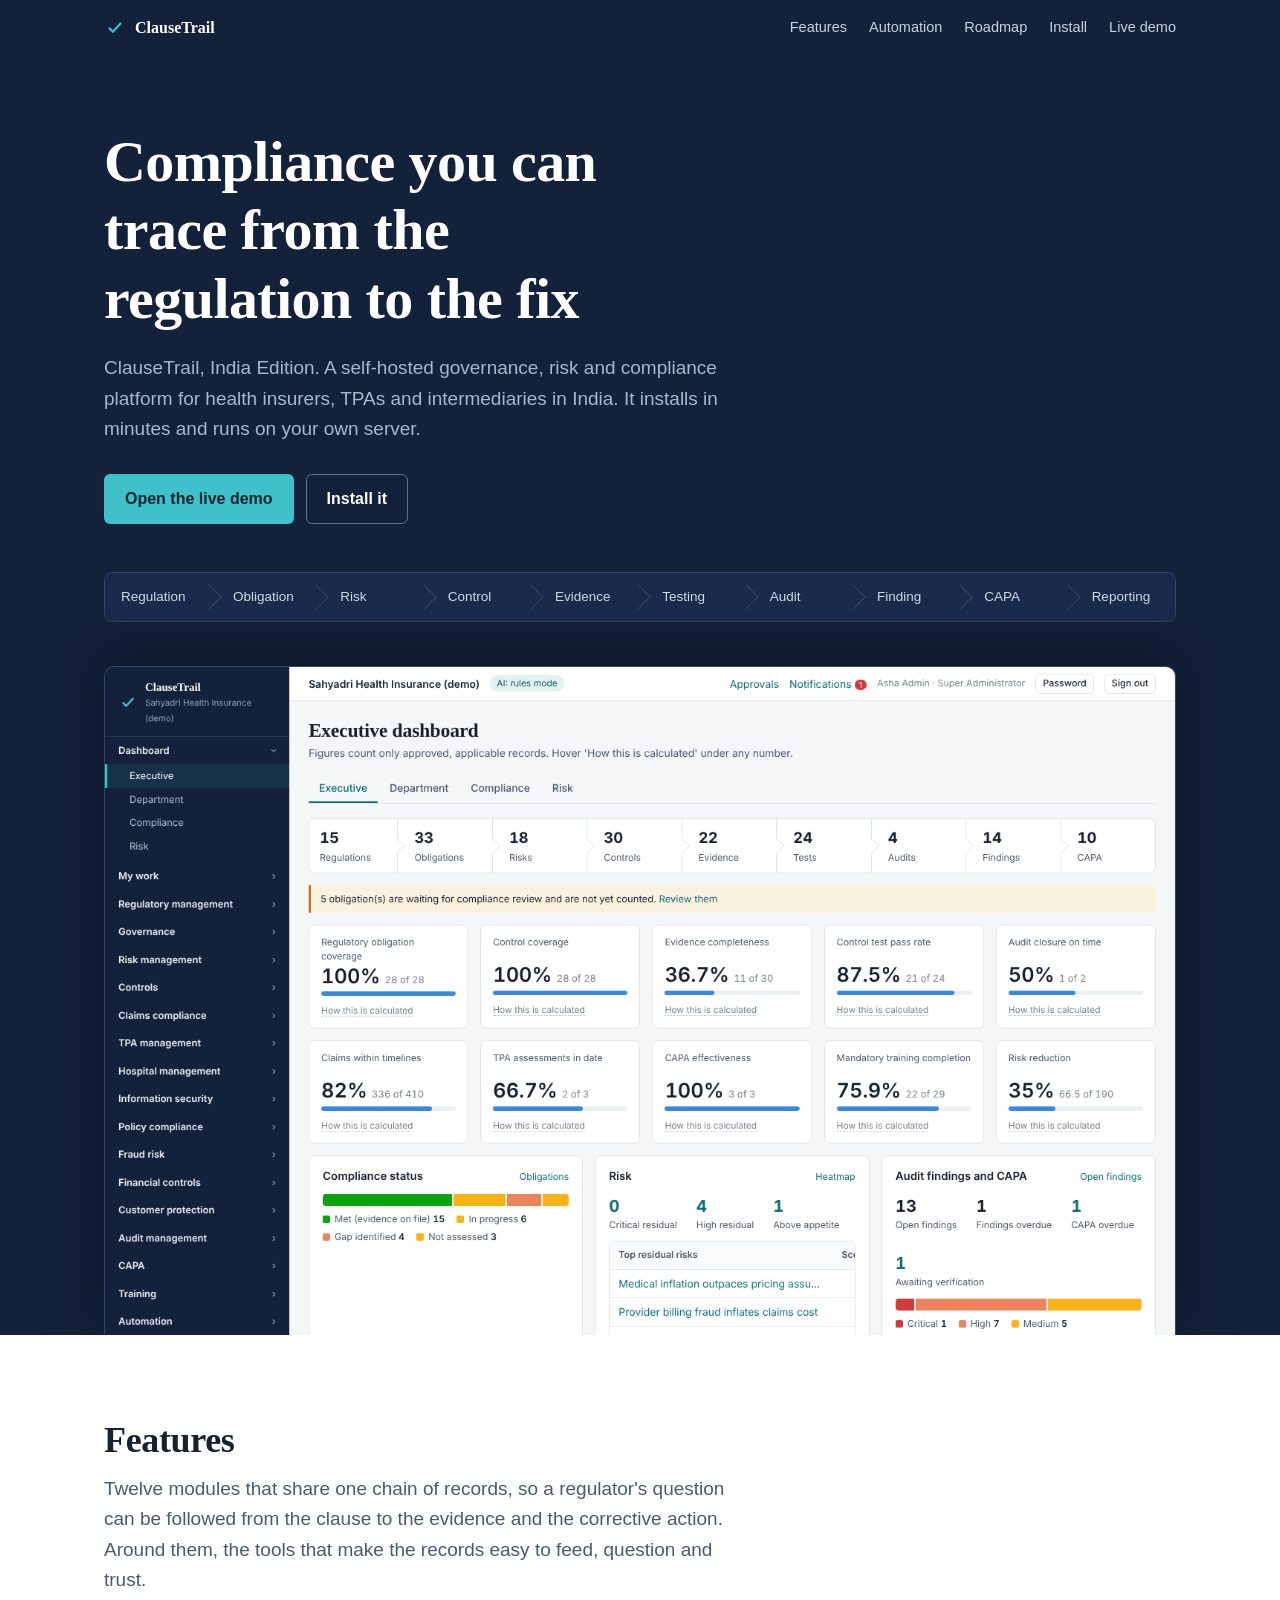
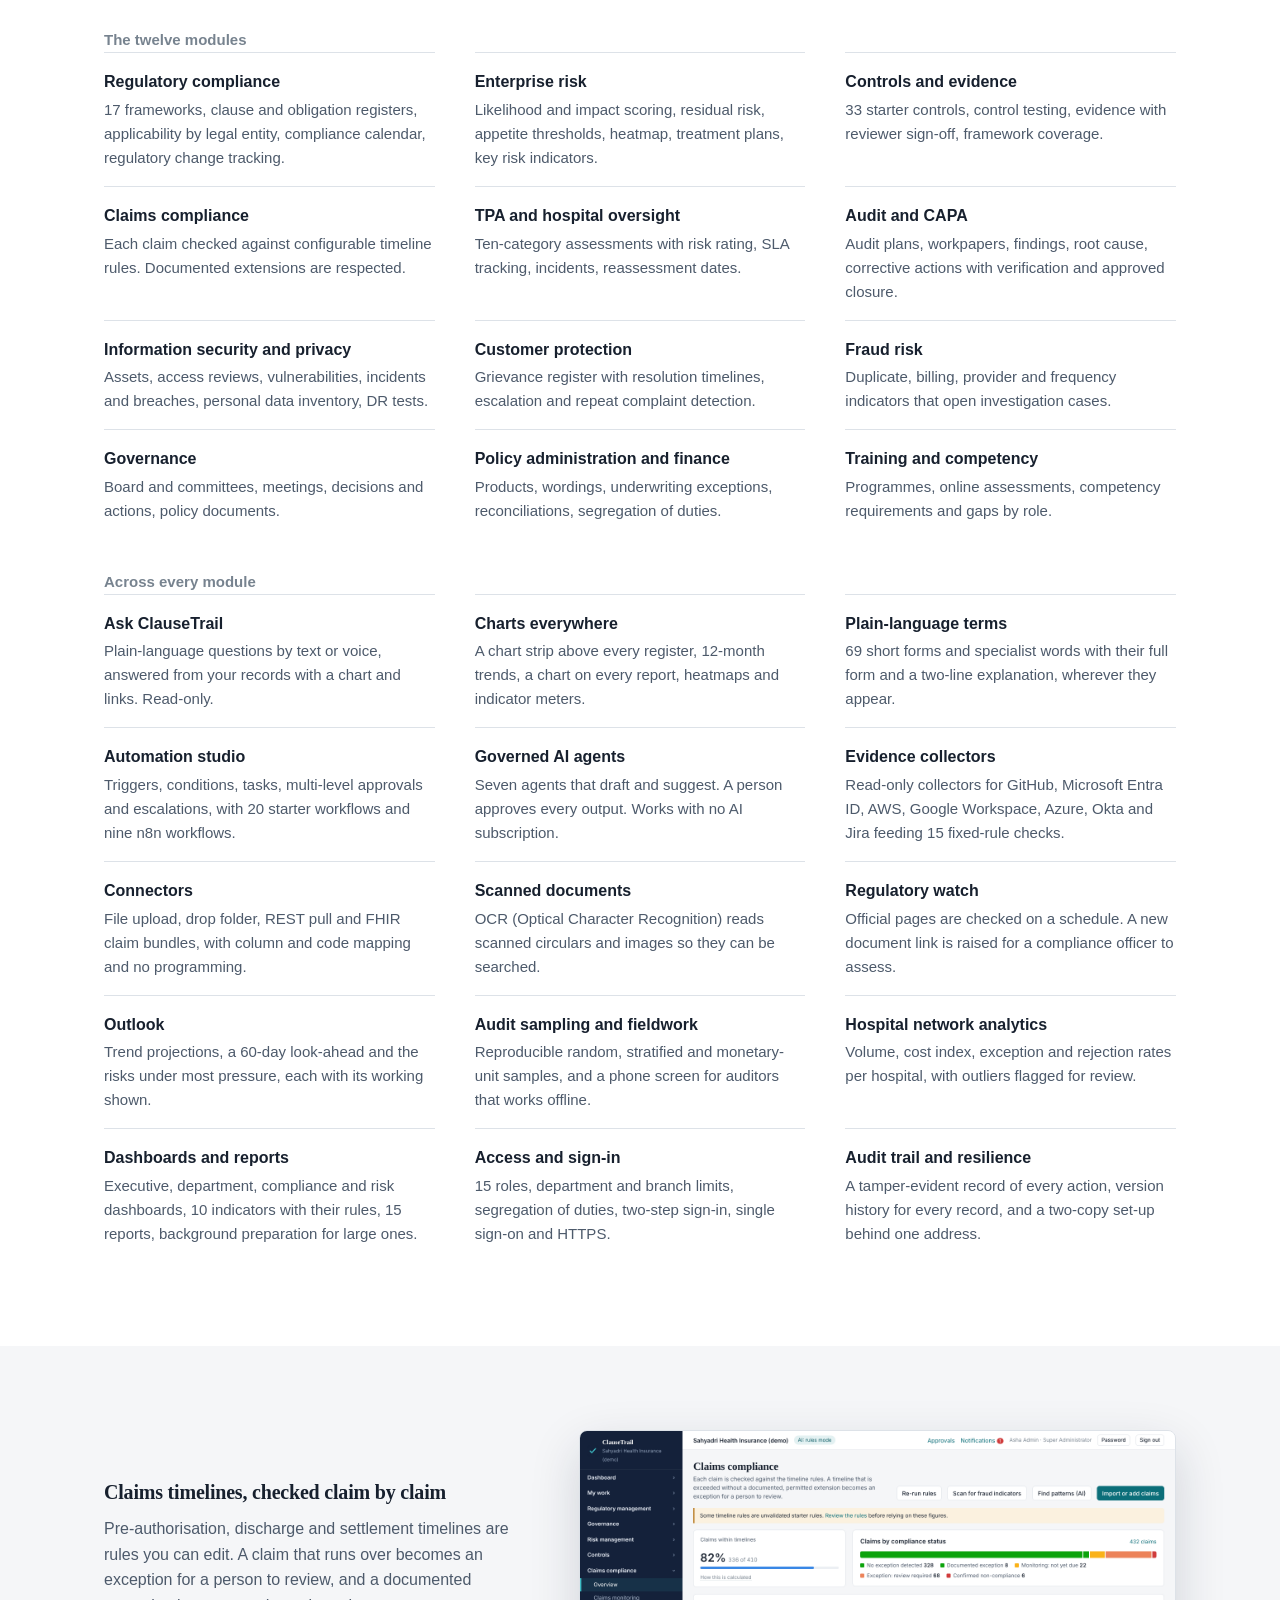
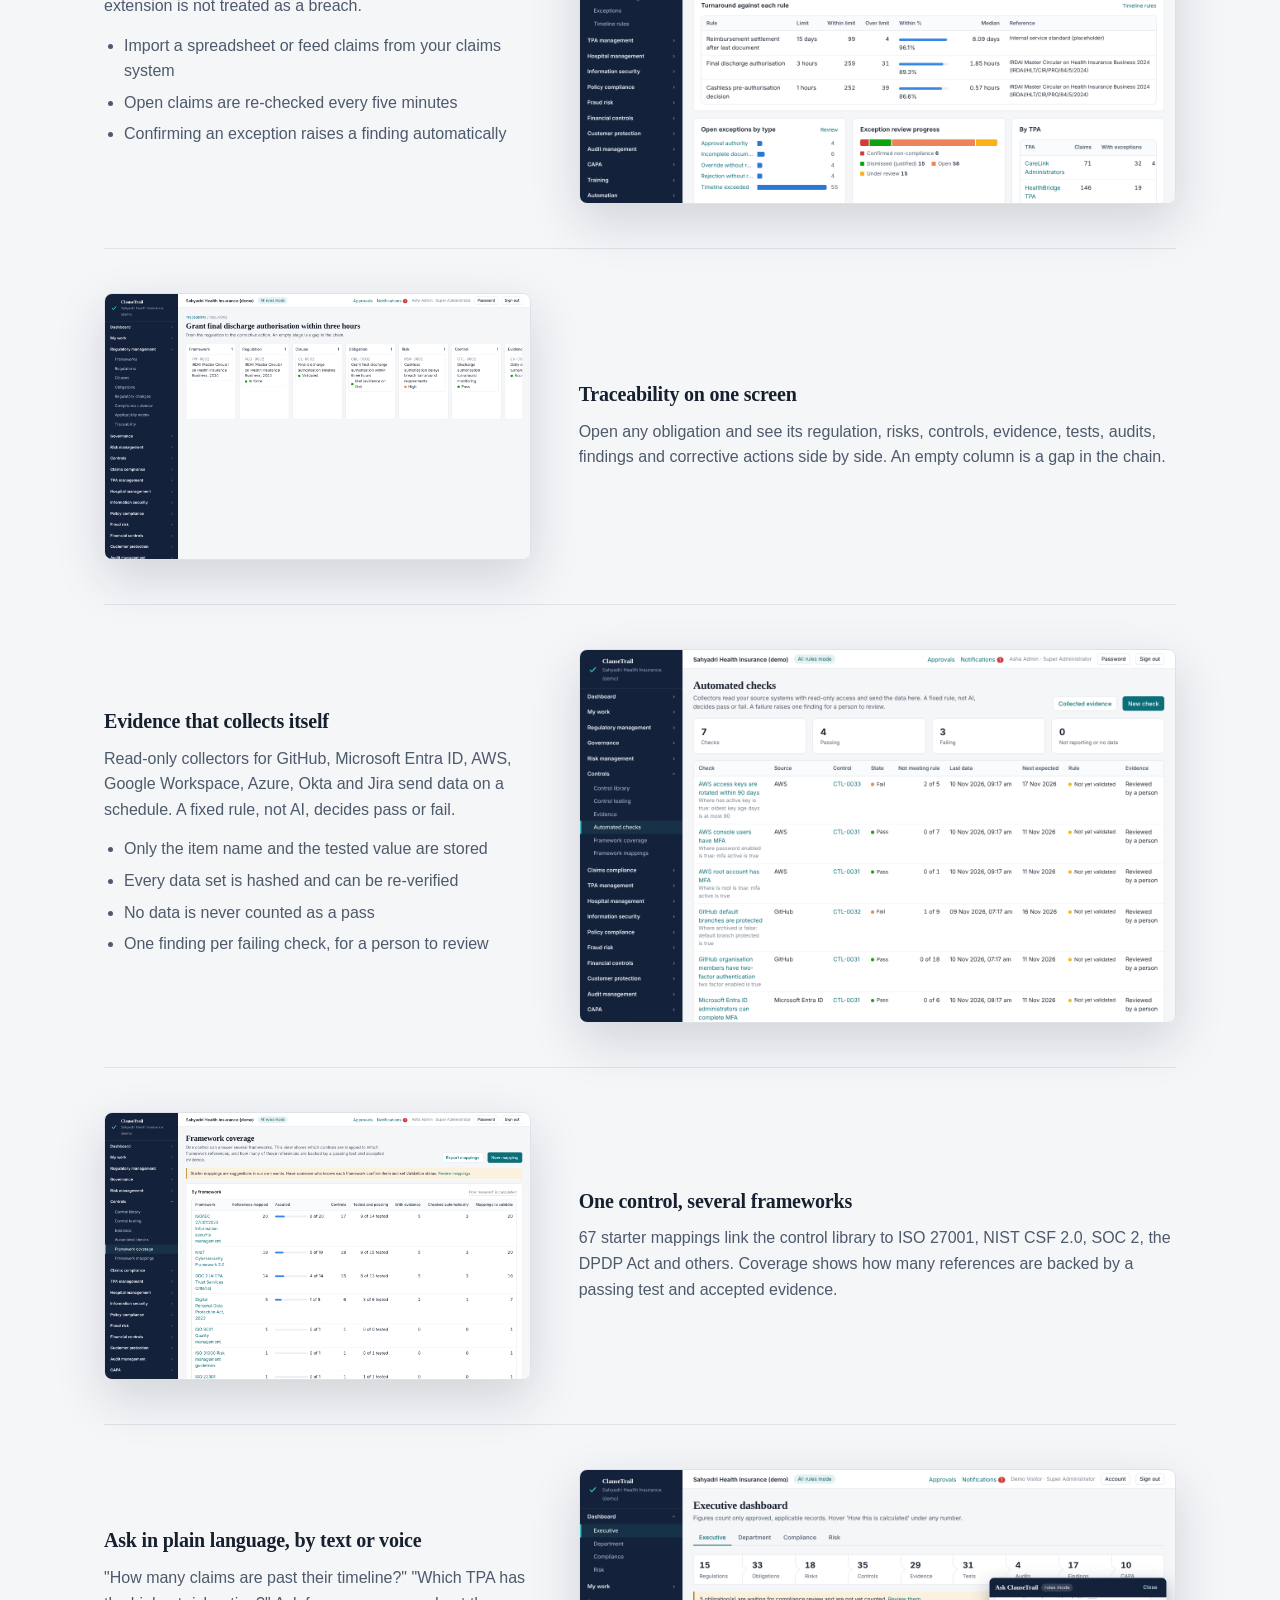
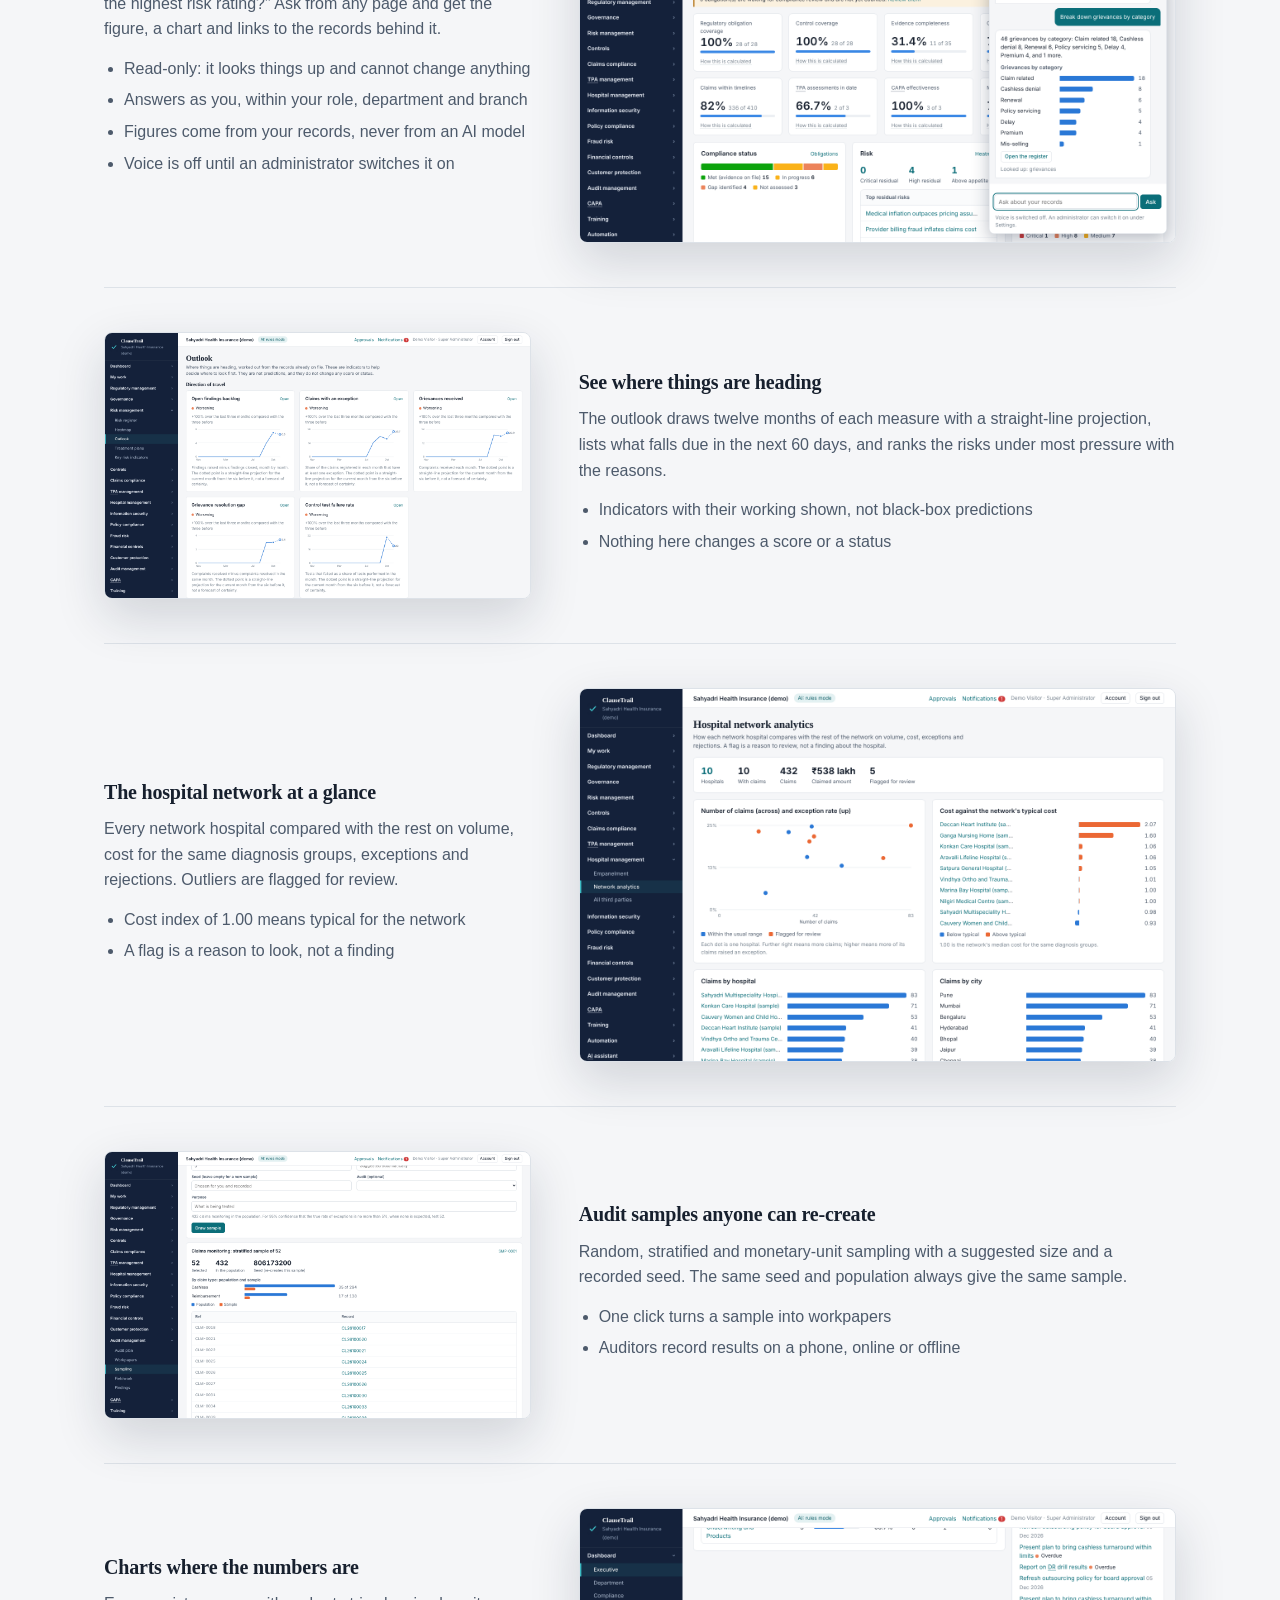
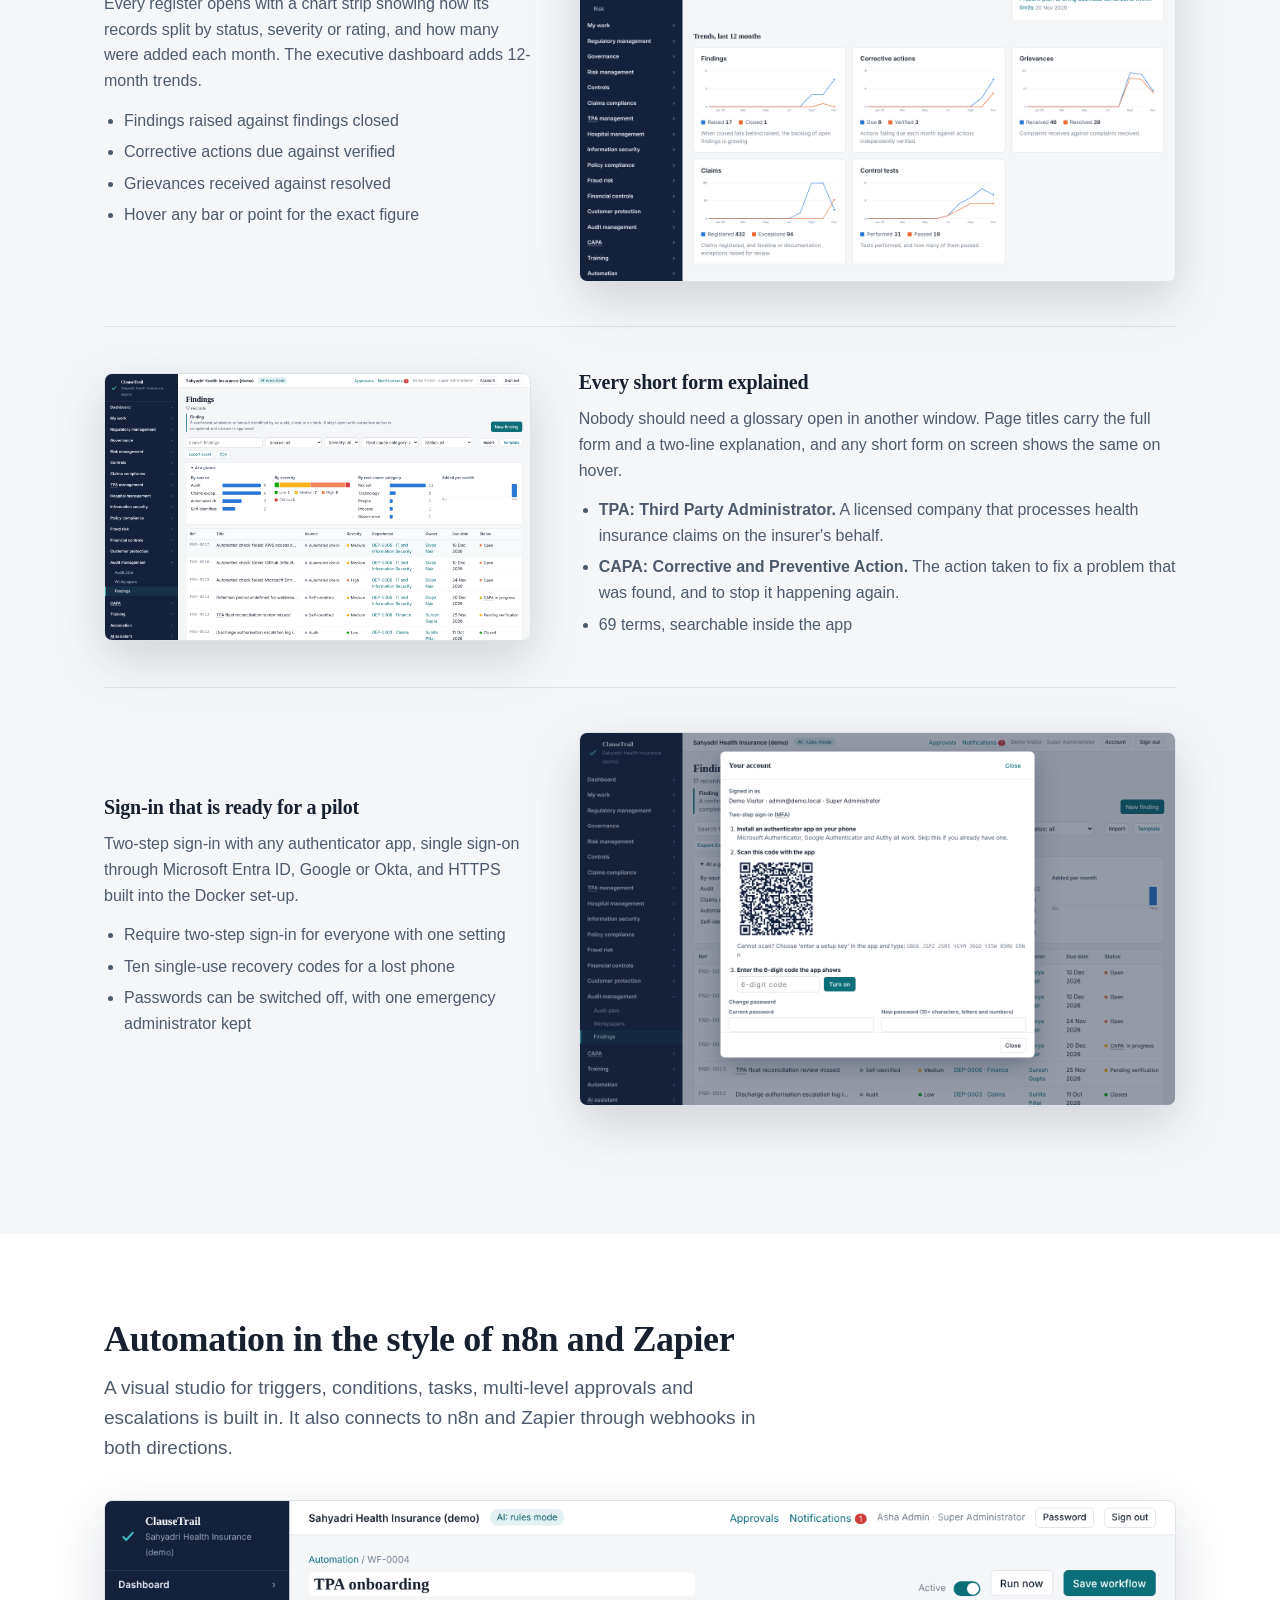
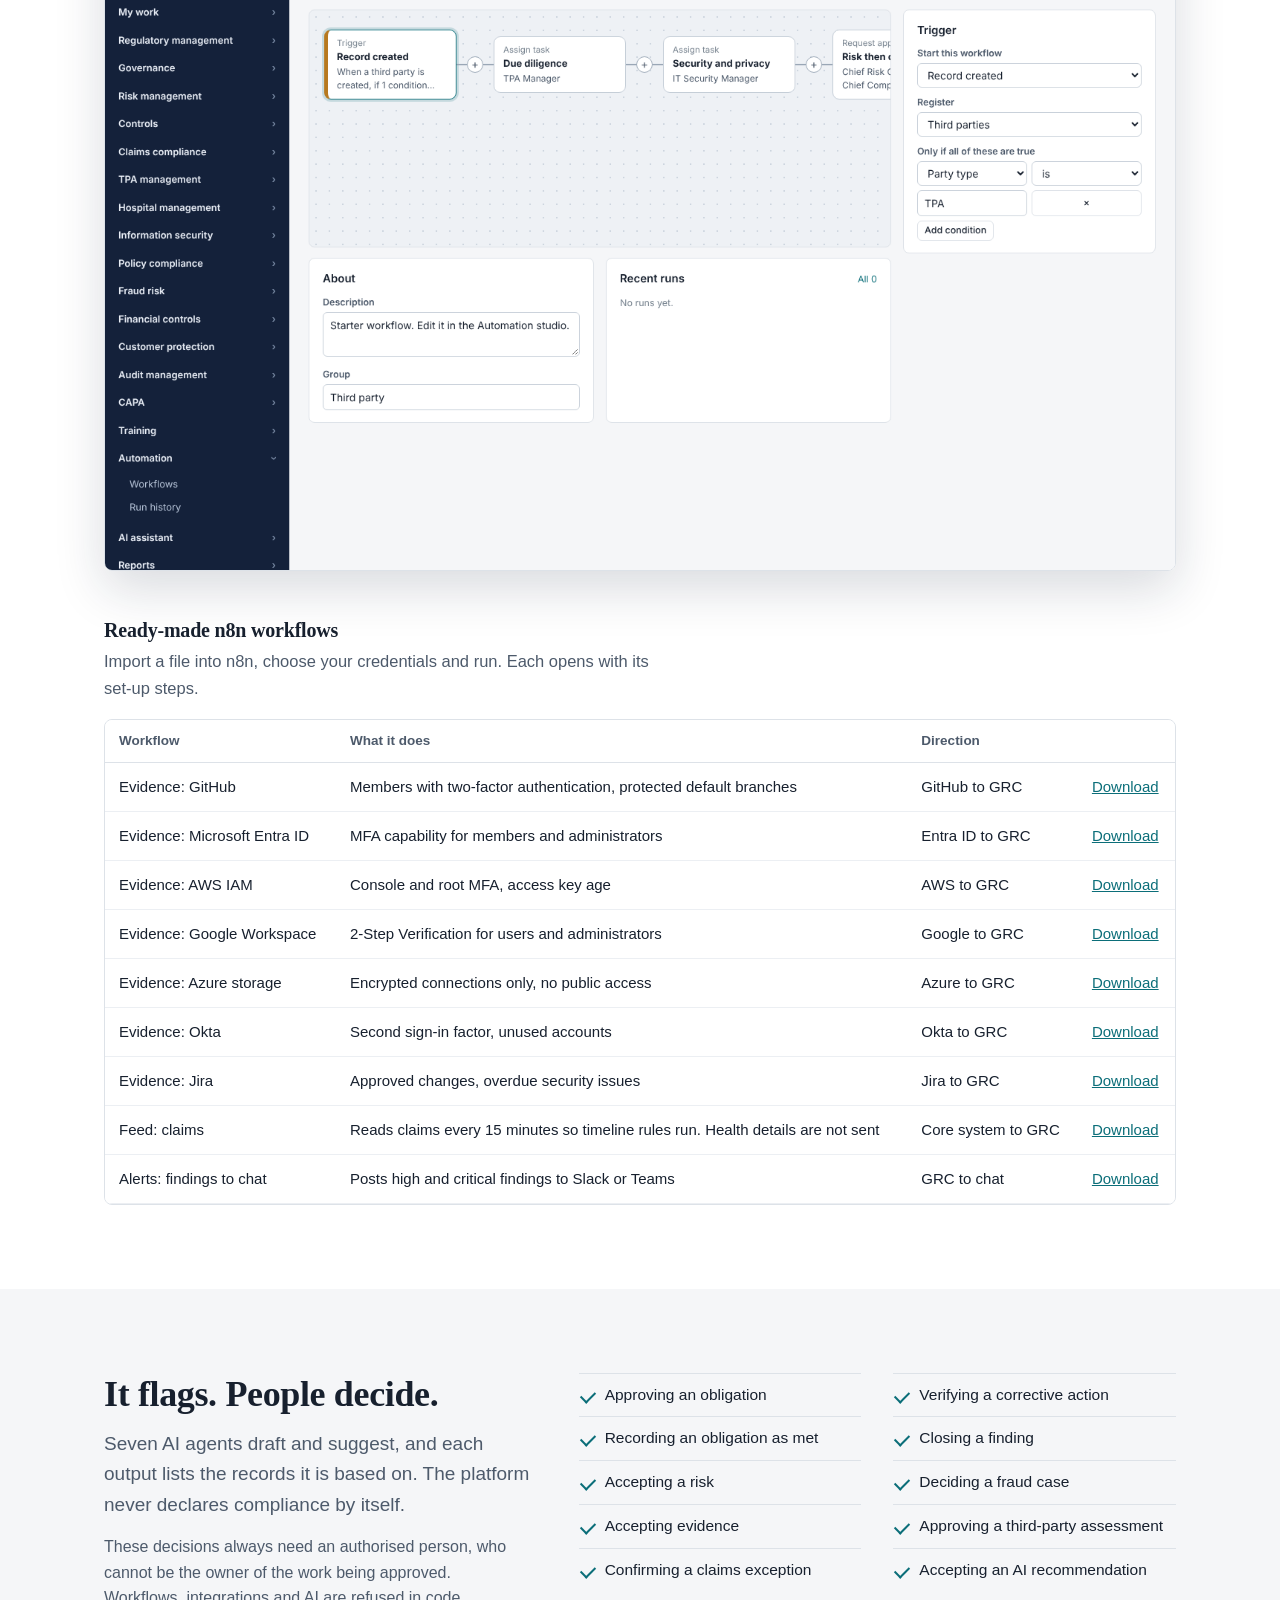
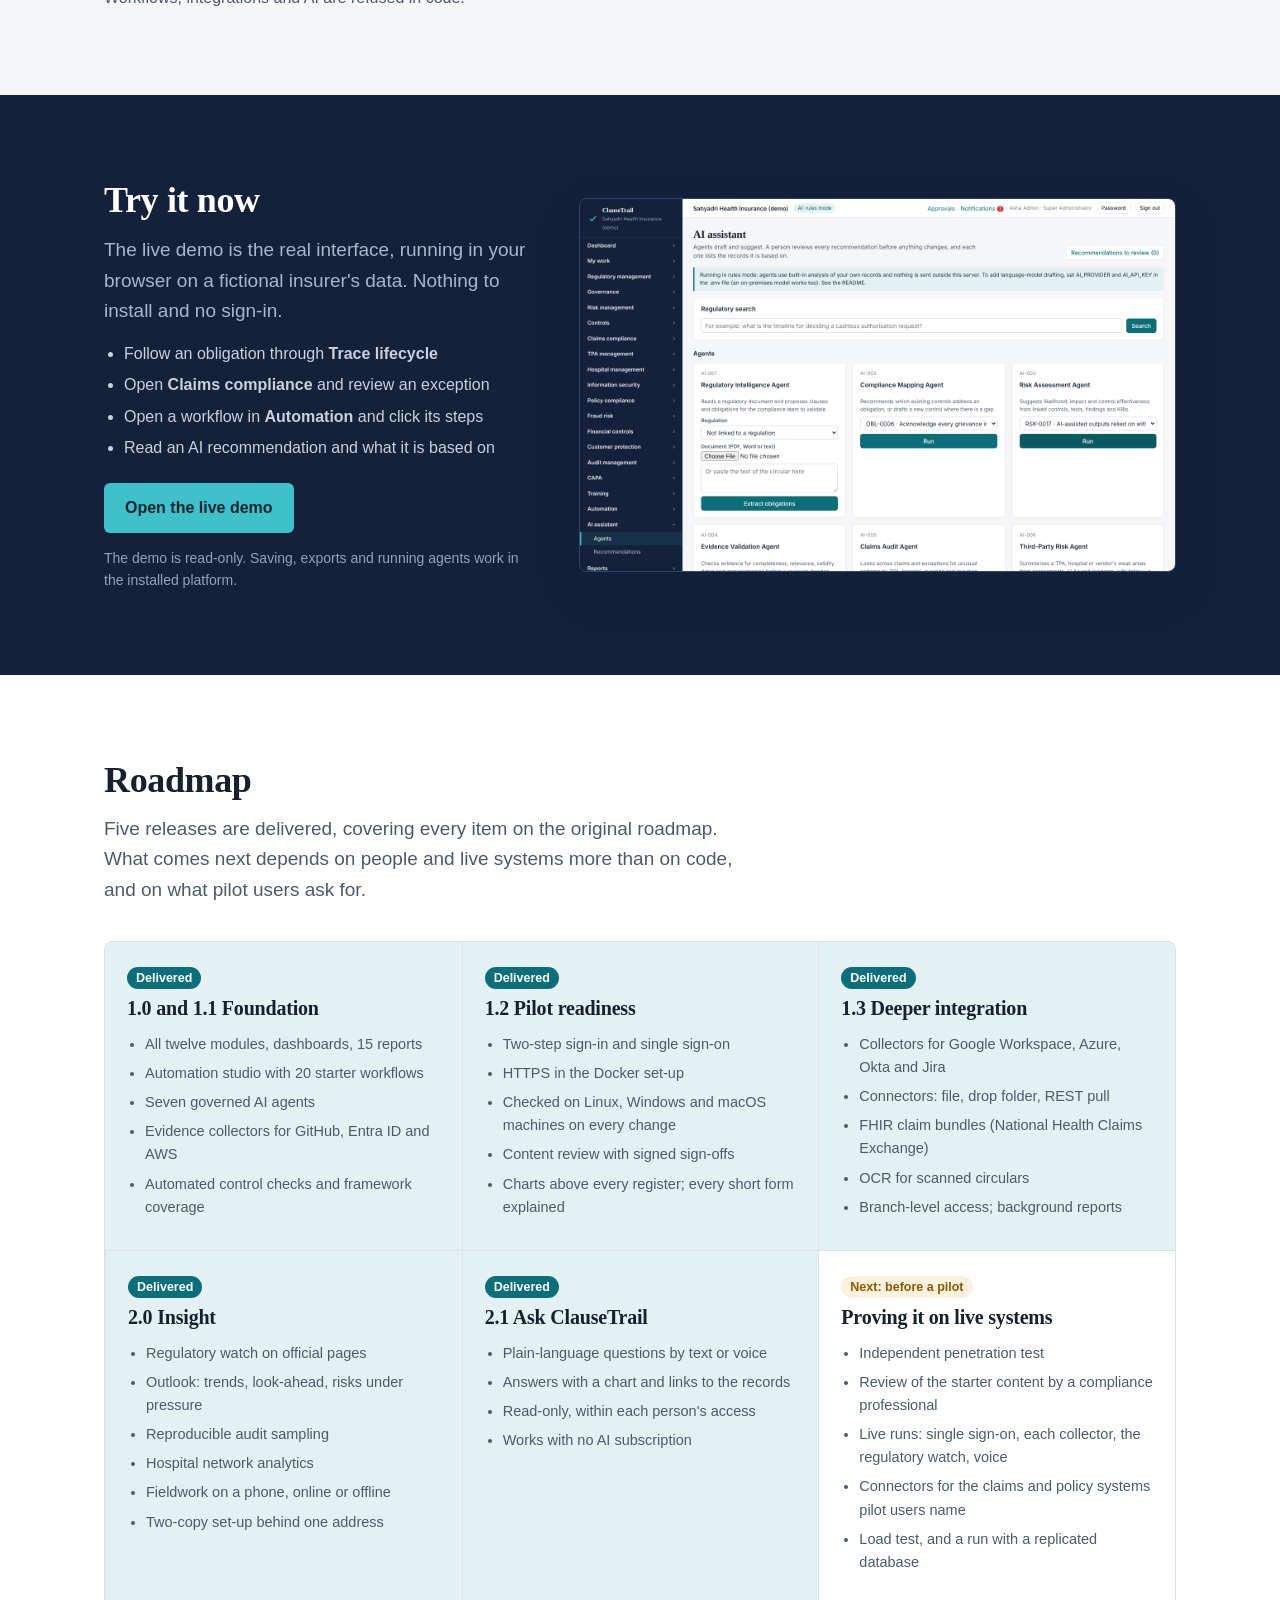
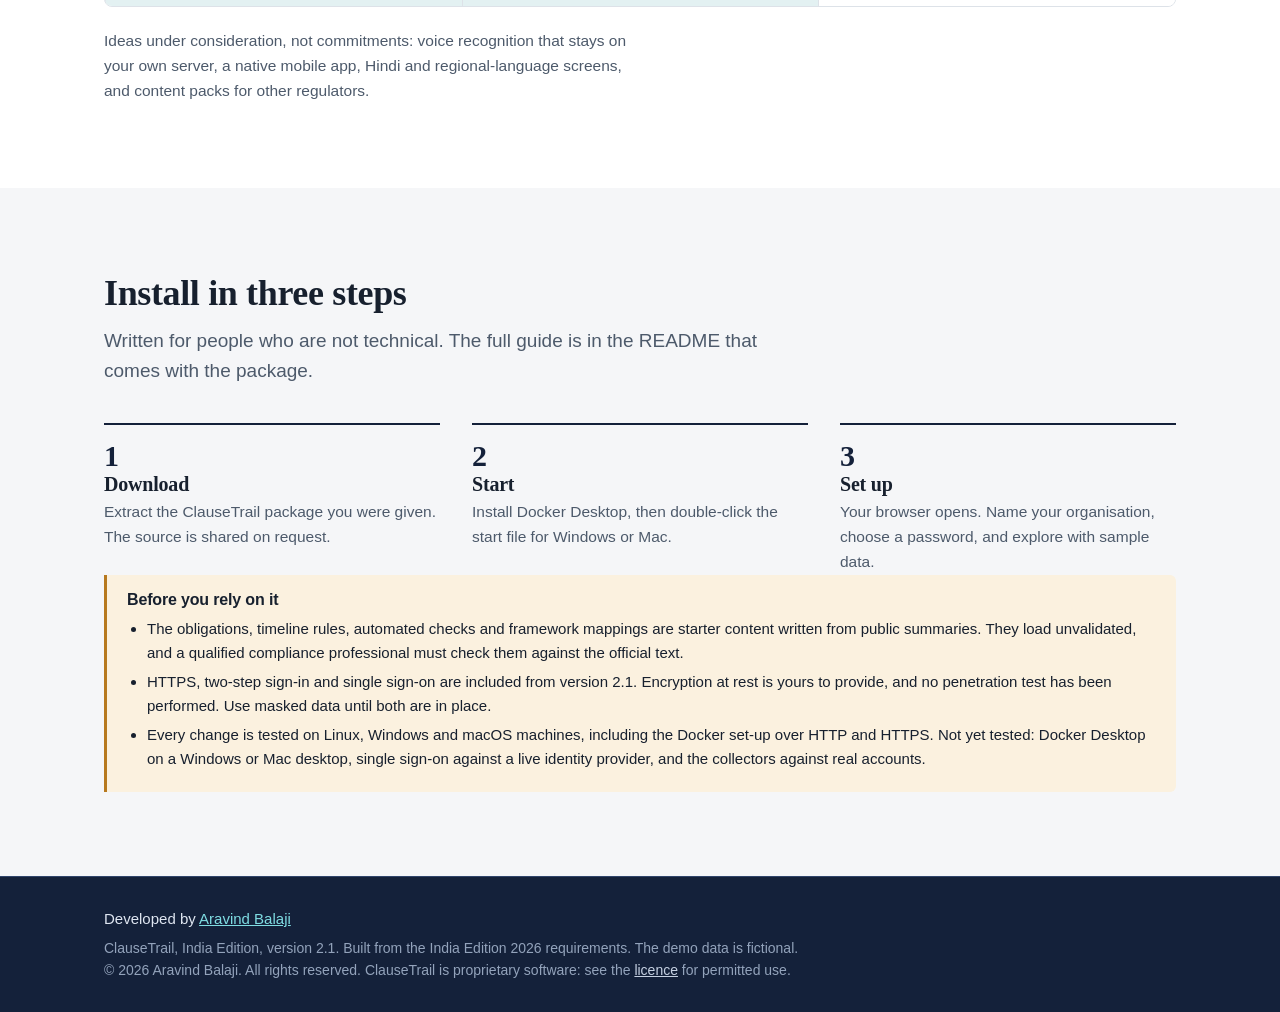
<file: index.html>
<!doctype html>
<html lang="en">
<head>
<meta charset="utf-8">
<meta name="viewport" content="width=device-width, initial-scale=1">
<title>ClauseTrail: health insurance GRC, India Edition</title>
<meta name="description" content="ClauseTrail: from the clause to the fix. Open, self-hosted governance, risk and compliance platform for health insurers in India. Regulatory obligations, risk, controls, claims timelines, TPA oversight, audit and CAPA, with automation and governed AI.">
<link rel="icon" href="demo/static/favicon.svg">
<style>
:root { --ink:#14213a; --ink-2:#1d2f52; --paper:#f5f6f8; --surface:#fff; --line:#dde2e8; --text:#17202e; --text-2:#4d5a6b; --muted:#77838f; --teal:#0b6e79; --teal-2:#095a63; --teal-soft:#e3f1f2; --saffron:#b7791f; --saffron-soft:#fbf1df;
  --sans:"Segoe UI Variable","Segoe UI",-apple-system,BlinkMacSystemFont,"Helvetica Neue","Noto Sans",Arial,sans-serif; --serif:"Iowan Old Style","Palatino Linotype",Palatino,"Book Antiqua",Georgia,serif; }
* { box-sizing:border-box; } html { scroll-behavior:smooth; } body { margin:0; font:16px/1.6 var(--sans); color:var(--text); background:var(--surface); }
a { color:var(--teal); } :focus-visible { outline:2px solid var(--teal); outline-offset:3px; }
h1,h2,h3 { font-family:var(--serif); font-weight:600; line-height:1.18; margin:0; letter-spacing:-.01em; }
h1 { font-size:clamp(34px,5.2vw,58px); } h2 { font-size:clamp(26px,3.2vw,36px); } h3 { font-size:20px; }
p { margin:0; } .wrap { max-width:1120px; margin:0 auto; padding:0 24px; } .lede { font-size:19px; color:var(--text-2); max-width:62ch; }
nav { background:var(--ink); position:sticky; top:0; z-index:5; } nav .wrap { display:flex; align-items:center; gap:22px; height:56px; }
nav a { color:#c6d1e2; text-decoration:none; font-size:14.5px; } nav a:hover { color:#fff; } nav .name { color:#fff; font:600 16px var(--serif); display:flex; gap:9px; align-items:center; margin-right:auto; } nav img { width:22px; height:22px; }
.btn { display:inline-block; padding:11px 20px; border-radius:6px; font-weight:600; text-decoration:none; border:1.5px solid transparent; }
.btn.primary { background:#3fc1c9; color:#0c2230; } .btn.primary:hover { background:#63d3da; } .btn.ghost { border-color:#5d7191; color:#fff; } .btn.ghost:hover { border-color:#fff; }
.btn.dark { background:var(--teal); color:#fff; } .btn.dark:hover { background:var(--teal-2); } .btn.line { border-color:var(--line); color:var(--teal); }
header.hero { background:var(--ink); color:#dfe6f1; padding:72px 0 0; overflow:hidden; } .hero h1 { color:#fff; max-width:17ch; } .hero .lede { color:#a9b7cc; margin:20px 0 30px; } .hero .row { display:flex; gap:12px; flex-wrap:wrap; }
.rail { display:flex; margin:48px 0 0; overflow-x:auto; border:1px solid #30456b; border-radius:8px; } .rail span { flex:1; min-width:104px; padding:13px 10px 13px 24px; font-size:13.5px; color:#cfd8e6; position:relative; white-space:nowrap; background:#192a4a; }
.rail span::after { content:""; position:absolute; right:-9px; top:50%; width:17px; height:17px; background:#192a4a; border-top:1px solid #30456b; border-right:1px solid #30456b; transform:translateY(-50%) rotate(45deg); z-index:1; } .rail span:last-child::after { display:none; } .rail span:first-child { padding-left:16px; }
.shot { display:block; width:100%; height:auto; border:1px solid var(--line); border-radius:8px; box-shadow:0 18px 50px rgba(20,33,58,.16); } .hero .shot { margin-top:44px; border-color:#30456b; border-bottom:0; border-radius:10px 10px 0 0; box-shadow:0 -10px 60px rgba(0,0,0,.35); }
section { padding:84px 0; } section.tint { background:var(--paper); } .head { margin-bottom:36px; } .head p { margin-top:12px; }
.modules { display:grid; grid-template-columns:repeat(3,minmax(0,1fr)); gap:0 40px; margin:0; } .modules div { padding:16px 0; border-top:1px solid var(--line); } .modules dt { font-weight:600; } .modules dd { margin:3px 0 0; color:var(--text-2); font-size:15px; }
.feature { display:grid; grid-template-columns:minmax(0,5fr) minmax(0,7fr); gap:48px; align-items:center; padding:44px 0; border-top:1px solid var(--line); } .feature:first-of-type { border-top:0; padding-top:0; } .feature.flip > div:first-child { order:2; }
.feature p { color:var(--text-2); margin-top:12px; } .feature ul { margin:14px 0 0; padding-left:20px; color:var(--text-2); } .feature li { margin-bottom:6px; }
.decide { display:grid; grid-template-columns:minmax(0,5fr) minmax(0,7fr); gap:48px; } .decide ul { margin:0; padding:0; list-style:none; columns:2; column-gap:32px; } .decide li { padding:9px 0 9px 26px; border-top:1px solid var(--line); position:relative; break-inside:avoid; font-size:15.5px; }
.decide li::before { content:""; position:absolute; left:2px; top:17px; width:12px; height:7px; border-left:2.5px solid var(--teal); border-bottom:2.5px solid var(--teal); transform:rotate(-45deg); }
table { width:100%; border-collapse:collapse; font-size:15px; background:var(--surface); } th { text-align:left; font-size:13.5px; color:var(--text-2); padding:10px 14px; border-bottom:1px solid var(--line); } td { padding:12px 14px; border-bottom:1px solid #eceff3; vertical-align:top; } .tw { border:1px solid var(--line); border-radius:8px; overflow-x:auto; }
.road { display:grid; grid-template-columns:repeat(4,minmax(0,1fr)); gap:0; border:1px solid var(--line); border-radius:8px; overflow:hidden; background:var(--surface); } .road > div { padding:22px 22px 26px; border-left:1px solid var(--line); } .road > div:first-child { border-left:0; background:var(--teal-soft); }
.road .open { font-size:13.5px; color:var(--muted); margin-top:14px; } .road > div { background:var(--teal-soft); }
.road .when { font-size:13.5px; color:var(--muted); margin-bottom:4px; } .road ul { margin:12px 0 0; padding-left:18px; font-size:14.5px; color:var(--text-2); } .road li { margin-bottom:6px; }
.steps { display:grid; grid-template-columns:repeat(3,minmax(0,1fr)); gap:32px; counter-reset:s; margin:0; padding:0; list-style:none; } .steps li { counter-increment:s; border-top:2px solid var(--ink); padding-top:14px; } .steps li::before { content:counter(s); font:600 30px var(--serif); display:block; color:var(--ink); } .steps p { color:var(--text-2); font-size:15.5px; margin-top:4px; }
.note { border-left:3px solid var(--saffron); background:var(--saffron-soft); padding:16px 20px; border-radius:0 6px 6px 0; } .note h3 { font:600 16px var(--sans); margin-bottom:6px; } .note ul { margin:8px 0 0; padding-left:20px; } .note li { margin-bottom:5px; font-size:15px; }
.demo { background:var(--ink); color:#dfe6f1; } .demo h2 { color:#fff; } .demo .lede { color:#a9b7cc; } .demo .feature { border:0; padding:0; } .demo ul { color:#c6d1e2; }
footer { background:var(--ink); color:#93a3bb; padding:30px 0; font-size:14px; border-top:1px solid #30456b; } footer a { color:#c6d1e2; }
@media (max-width:860px) { .modules, .steps { grid-template-columns:1fr; } .feature, .decide { grid-template-columns:1fr; gap:22px; } .feature.flip > div:first-child { order:0; } .road { grid-template-columns:1fr; } .road > div { border-left:0; border-top:1px solid var(--line); } .decide ul { columns:1; } nav a:not(.name):not(.keep) { display:none; } section { padding:56px 0; } }
@media (prefers-reduced-motion:reduce) { html { scroll-behavior:auto; } }
h3.group { font:600 15px var(--sans); color:var(--muted); letter-spacing:0; margin:34px 0 4px; } h3.group:first-of-type { margin-top:0; }
.road.three { grid-template-columns:repeat(3,minmax(0,1fr)); } .road.three > div { border-top:1px solid var(--line); margin-top:-1px; } .road > div.next { background:var(--surface); } .road .tag { display:inline-block; font-size:12.5px; font-weight:600; padding:1px 9px; border-radius:20px; background:var(--teal); color:#fff; margin-bottom:8px; } .road .next .tag { background:var(--saffron-soft); color:#8a5a00; }
footer .by { color:#dfe6f1; font-size:15px; margin-bottom:6px; } footer .by a { color:#7fdde3; }
@media (max-width:860px) { .road.three { grid-template-columns:1fr; } }
</style>
</head>
<body>
<nav aria-label="Site"><div class="wrap">
  <a class="name" href="#top"><img src="demo/static/favicon.svg" alt="">ClauseTrail</a>
  <a href="#features">Features</a><a href="#automation">Automation</a><a href="#roadmap">Roadmap</a><a href="#install">Install</a>
  <a class="keep" href="demo/">Live demo</a>
</div></nav>

<header class="hero" id="top"><div class="wrap">
  <h1>Compliance you can trace from the regulation to the fix</h1>
  <p class="lede">ClauseTrail, India Edition. A self-hosted governance, risk and compliance platform for health insurers, TPAs and intermediaries in India. It installs in minutes and runs on your own server.</p>
  <div class="row"><a class="btn primary" href="demo/">Open the live demo</a><a class="btn ghost" href="#install">Install it</a></div>
  <div class="rail" aria-label="The compliance lifecycle"><span>Regulation</span><span>Obligation</span><span>Risk</span><span>Control</span><span>Evidence</span><span>Testing</span><span>Audit</span><span>Finding</span><span>CAPA</span><span>Reporting</span></div>
  <img class="shot" src="images/dashboard.png" alt="Executive dashboard showing the compliance lifecycle counts, ten KPIs, compliance status, risk and audit findings" width="1440" height="900">
</div></header>

<section id="features"><div class="wrap">
  <div class="head"><h2>Features</h2><p class="lede">Twelve modules that share one chain of records, so a regulator's question can be followed from the clause to the evidence and the corrective action. Around them, the tools that make the records easy to feed, question and trust.</p></div>
  <h3 class="group">The twelve modules</h3>
  <dl class="modules">
    <div><dt>Regulatory compliance</dt><dd>17 frameworks, clause and obligation registers, applicability by legal entity, compliance calendar, regulatory change tracking.</dd></div>
    <div><dt>Enterprise risk</dt><dd>Likelihood and impact scoring, residual risk, appetite thresholds, heatmap, treatment plans, key risk indicators.</dd></div>
    <div><dt>Controls and evidence</dt><dd>33 starter controls, control testing, evidence with reviewer sign-off, framework coverage.</dd></div>
    <div><dt>Claims compliance</dt><dd>Each claim checked against configurable timeline rules. Documented extensions are respected.</dd></div>
    <div><dt>TPA and hospital oversight</dt><dd>Ten-category assessments with risk rating, SLA tracking, incidents, reassessment dates.</dd></div>
    <div><dt>Audit and CAPA</dt><dd>Audit plans, workpapers, findings, root cause, corrective actions with verification and approved closure.</dd></div>
    <div><dt>Information security and privacy</dt><dd>Assets, access reviews, vulnerabilities, incidents and breaches, personal data inventory, DR tests.</dd></div>
    <div><dt>Customer protection</dt><dd>Grievance register with resolution timelines, escalation and repeat complaint detection.</dd></div>
    <div><dt>Fraud risk</dt><dd>Duplicate, billing, provider and frequency indicators that open investigation cases.</dd></div>
    <div><dt>Governance</dt><dd>Board and committees, meetings, decisions and actions, policy documents.</dd></div>
    <div><dt>Policy administration and finance</dt><dd>Products, wordings, underwriting exceptions, reconciliations, segregation of duties.</dd></div>
    <div><dt>Training and competency</dt><dd>Programmes, online assessments, competency requirements and gaps by role.</dd></div>
  </dl>
  <h3 class="group">Across every module</h3>
  <dl class="modules">
    <div><dt>Ask ClauseTrail</dt><dd>Plain-language questions by text or voice, answered from your records with a chart and links. Read-only.</dd></div>
    <div><dt>Charts everywhere</dt><dd>A chart strip above every register, 12-month trends, a chart on every report, heatmaps and indicator meters.</dd></div>
    <div><dt>Plain-language terms</dt><dd>69 short forms and specialist words with their full form and a two-line explanation, wherever they appear.</dd></div>
    <div><dt>Automation studio</dt><dd>Triggers, conditions, tasks, multi-level approvals and escalations, with 20 starter workflows and nine n8n workflows.</dd></div>
    <div><dt>Governed AI agents</dt><dd>Seven agents that draft and suggest. A person approves every output. Works with no AI subscription.</dd></div>
    <div><dt>Evidence collectors</dt><dd>Read-only collectors for GitHub, Microsoft Entra ID, AWS, Google Workspace, Azure, Okta and Jira feeding 15 fixed-rule checks.</dd></div>
    <div><dt>Connectors</dt><dd>File upload, drop folder, REST pull and FHIR claim bundles, with column and code mapping and no programming.</dd></div>
    <div><dt>Scanned documents</dt><dd>OCR (Optical Character Recognition) reads scanned circulars and images so they can be searched.</dd></div>
    <div><dt>Regulatory watch</dt><dd>Official pages are checked on a schedule. A new document link is raised for a compliance officer to assess.</dd></div>
    <div><dt>Outlook</dt><dd>Trend projections, a 60-day look-ahead and the risks under most pressure, each with its working shown.</dd></div>
    <div><dt>Audit sampling and fieldwork</dt><dd>Reproducible random, stratified and monetary-unit samples, and a phone screen for auditors that works offline.</dd></div>
    <div><dt>Hospital network analytics</dt><dd>Volume, cost index, exception and rejection rates per hospital, with outliers flagged for review.</dd></div>
    <div><dt>Dashboards and reports</dt><dd>Executive, department, compliance and risk dashboards, 10 indicators with their rules, 15 reports, background preparation for large ones.</dd></div>
    <div><dt>Access and sign-in</dt><dd>15 roles, department and branch limits, segregation of duties, two-step sign-in, single sign-on and HTTPS.</dd></div>
    <div><dt>Audit trail and resilience</dt><dd>A tamper-evident record of every action, version history for every record, and a two-copy set-up behind one address.</dd></div>
  </dl>
</div></section>

<section class="tint"><div class="wrap">
  <div class="feature"><div><h3>Claims timelines, checked claim by claim</h3><p>Pre-authorisation, discharge and settlement timelines are rules you can edit. A claim that runs over becomes an exception for a person to review, and a documented extension is not treated as a breach.</p>
    <ul><li>Import a spreadsheet or feed claims from your claims system</li><li>Open claims are re-checked every five minutes</li><li>Confirming an exception raises a finding automatically</li></ul></div>
    <img class="shot" src="images/claims.png" alt="Claims compliance overview with turnaround against each rule and exceptions by type" loading="lazy" width="1440" height="900"></div>
  <div class="feature flip"><div><h3>Traceability on one screen</h3><p>Open any obligation and see its regulation, risks, controls, evidence, tests, audits, findings and corrective actions side by side. An empty column is a gap in the chain.</p></div>
    <img class="shot" src="images/traceability.png" alt="Traceability view showing an obligation's linked records from framework to control" loading="lazy" width="1440" height="900"></div>
  <div class="feature" id="checks"><div><h3>Evidence that collects itself</h3><p>Read-only collectors for GitHub, Microsoft Entra ID, AWS, Google Workspace, Azure, Okta and Jira send data on a schedule. A fixed rule, not AI, decides pass or fail.</p>
    <ul><li>Only the item name and the tested value are stored</li><li>Every data set is hashed and can be re-verified</li><li>No data is never counted as a pass</li><li>One finding per failing check, for a person to review</li></ul></div>
    <img class="shot" src="images/automated-checks.png" alt="Automated checks screen listing seven checks across AWS, GitHub and Entra ID with pass and fail states" loading="lazy" width="1440" height="900"></div>
  <div class="feature flip"><div><h3>One control, several frameworks</h3><p>67 starter mappings link the control library to ISO 27001, NIST CSF 2.0, SOC 2, the DPDP Act and others. Coverage shows how many references are backed by a passing test and accepted evidence.</p></div>
    <img class="shot" src="images/framework-coverage.png" alt="Framework coverage table with references mapped and assured per framework" loading="lazy" width="1440" height="900"></div>
  <div class="feature"><div><h3>Ask in plain language, by text or voice</h3><p>"How many claims are past their timeline?" "Which TPA has the highest risk rating?" Ask from any page and get the figure, a chart and links to the records behind it.</p>
    <ul><li>Read-only: it looks things up and cannot change anything</li><li>Answers as you, within your role, department and branch</li><li>Figures come from your records, never from an AI model</li><li>Voice is off until an administrator switches it on</li></ul></div>
    <img class="shot" src="images/ask.png" alt="Ask ClauseTrail panel answering a question about grievances by category with a bar chart" loading="lazy" width="1440" height="900"></div>
  <div class="feature flip"><div><h3>See where things are heading</h3><p>The outlook draws twelve months of each measure with a straight-line projection, lists what falls due in the next 60 days, and ranks the risks under most pressure with the reasons.</p>
    <ul><li>Indicators with their working shown, not black-box predictions</li><li>Nothing here changes a score or a status</li></ul></div>
    <img class="shot" src="images/outlook.png" alt="Outlook page with five trend charts, each with a dashed projection point and a direction label" loading="lazy" width="1440" height="900"></div>
  <div class="feature"><div><h3>The hospital network at a glance</h3><p>Every network hospital compared with the rest on volume, cost for the same diagnosis groups, exceptions and rejections. Outliers are flagged for review.</p>
    <ul><li>Cost index of 1.00 means typical for the network</li><li>A flag is a reason to look, not a finding</li></ul></div>
    <img class="shot" src="images/hospitals.png" alt="Hospital network analytics with a scatter of claims against exception rate and bars of cost against the network's typical cost" loading="lazy" width="1440" height="900"></div>
  <div class="feature flip"><div><h3>Audit samples anyone can re-create</h3><p>Random, stratified and monetary-unit sampling with a suggested size and a recorded seed. The same seed and population always give the same sample.</p>
    <ul><li>One click turns a sample into workpapers</li><li>Auditors record results on a phone, online or offline</li></ul></div>
    <img class="shot" src="images/sampling.png" alt="Audit sampling result showing a stratified sample of 52 claims with population and sample bars by claim type" loading="lazy" width="1440" height="900"></div>
  <div class="feature"><div><h3>Charts where the numbers are</h3><p>Every register opens with a chart strip showing how its records split by status, severity or rating, and how many were added each month. The executive dashboard adds 12-month trends.</p>
    <ul><li>Findings raised against findings closed</li><li>Corrective actions due against verified</li><li>Grievances received against resolved</li><li>Hover any bar or point for the exact figure</li></ul></div>
    <img class="shot" src="images/trends.png" alt="Executive dashboard trend charts for findings, corrective actions, grievances, claims and control tests over 12 months" loading="lazy" width="1440" height="900"></div>
  <div class="feature flip"><div><h3>Every short form explained</h3><p>Nobody should need a glossary open in another window. Page titles carry the full form and a two-line explanation, and any short form on screen shows the same on hover.</p>
    <ul><li><b>TPA: Third Party Administrator.</b> A licensed company that processes health insurance claims on the insurer's behalf.</li><li><b>CAPA: Corrective and Preventive Action.</b> The action taken to fix a problem that was found, and to stop it happening again.</li><li>69 terms, searchable inside the app</li></ul></div>
    <img class="shot" src="images/terms.png" alt="Findings register with the term explained under the title and an at-a-glance chart strip" loading="lazy" width="1440" height="900"></div>
  <div class="feature"><div><h3>Sign-in that is ready for a pilot</h3><p>Two-step sign-in with any authenticator app, single sign-on through Microsoft Entra ID, Google or Okta, and HTTPS built into the Docker set-up.</p>
    <ul><li>Require two-step sign-in for everyone with one setting</li><li>Ten single-use recovery codes for a lost phone</li><li>Passwords can be switched off, with one emergency administrator kept</li></ul></div>
    <img class="shot" src="images/two-step.png" alt="Account screen showing two-step sign-in set-up with a QR code and three numbered steps" loading="lazy" width="1440" height="900"></div>
</div></section>

<section id="automation"><div class="wrap">
  <div class="head"><h2>Automation in the style of n8n and Zapier</h2><p class="lede">A visual studio for triggers, conditions, tasks, multi-level approvals and escalations is built in. It also connects to n8n and Zapier through webhooks in both directions.</p></div>
  <img class="shot" src="images/automation.png" alt="Automation studio showing the TPA onboarding workflow with two tasks, a two-level approval and a notification" loading="lazy" width="1440" height="900">
  <h3 style="margin:48px 0 6px">Ready-made n8n workflows</h3>
  <p class="lede" style="font-size:16.5px;margin-bottom:18px">Import a file into n8n, choose your credentials and run. Each opens with its set-up steps.</p>
  <div class="tw"><table>
    <thead><tr><th>Workflow</th><th>What it does</th><th>Direction</th><th></th></tr></thead>
    <tbody>
      <tr><td>Evidence: GitHub</td><td>Members with two-factor authentication, protected default branches</td><td>GitHub to GRC</td><td><a href="demo/static/n8n/grc-evidence-github.json" download>Download</a></td></tr>
      <tr><td>Evidence: Microsoft Entra ID</td><td>MFA capability for members and administrators</td><td>Entra ID to GRC</td><td><a href="demo/static/n8n/grc-evidence-entra-id.json" download>Download</a></td></tr>
      <tr><td>Evidence: AWS IAM</td><td>Console and root MFA, access key age</td><td>AWS to GRC</td><td><a href="demo/static/n8n/grc-evidence-aws.json" download>Download</a></td></tr>
      <tr><td>Evidence: Google Workspace</td><td>2-Step Verification for users and administrators</td><td>Google to GRC</td><td><a href="demo/static/n8n/grc-evidence-google-workspace.json" download>Download</a></td></tr>
      <tr><td>Evidence: Azure storage</td><td>Encrypted connections only, no public access</td><td>Azure to GRC</td><td><a href="demo/static/n8n/grc-evidence-azure.json" download>Download</a></td></tr>
      <tr><td>Evidence: Okta</td><td>Second sign-in factor, unused accounts</td><td>Okta to GRC</td><td><a href="demo/static/n8n/grc-evidence-okta.json" download>Download</a></td></tr>
      <tr><td>Evidence: Jira</td><td>Approved changes, overdue security issues</td><td>Jira to GRC</td><td><a href="demo/static/n8n/grc-evidence-jira.json" download>Download</a></td></tr>
      <tr><td>Feed: claims</td><td>Reads claims every 15 minutes so timeline rules run. Health details are not sent</td><td>Core system to GRC</td><td><a href="demo/static/n8n/grc-feed-claims.json" download>Download</a></td></tr>
      <tr><td>Alerts: findings to chat</td><td>Posts high and critical findings to Slack or Teams</td><td>GRC to chat</td><td><a href="demo/static/n8n/grc-alerts-findings-to-chat.json" download>Download</a></td></tr>
    </tbody></table></div>
</div></section>

<section class="tint"><div class="wrap"><div class="decide">
  <div><h2>It flags. People decide.</h2><p class="lede" style="margin-top:14px">Seven AI agents draft and suggest, and each output lists the records it is based on. The platform never declares compliance by itself.</p>
    <p style="margin-top:14px;color:var(--text-2)">These decisions always need an authorised person, who cannot be the owner of the work being approved. Workflows, integrations and AI are refused in code.</p></div>
  <ul><li>Approving an obligation</li><li>Recording an obligation as met</li><li>Accepting a risk</li><li>Accepting evidence</li><li>Confirming a claims exception</li><li>Verifying a corrective action</li><li>Closing a finding</li><li>Deciding a fraud case</li><li>Approving a third-party assessment</li><li>Accepting an AI recommendation</li></ul>
</div></div></section>

<section class="demo" id="demo"><div class="wrap"><div class="feature">
  <div><h2>Try it now</h2><p class="lede" style="margin-top:14px">The live demo is the real interface, running in your browser on a fictional insurer's data. Nothing to install and no sign-in.</p>
    <ul><li>Follow an obligation through <b>Trace lifecycle</b></li><li>Open <b>Claims compliance</b> and review an exception</li><li>Open a workflow in <b>Automation</b> and click its steps</li><li>Read an AI recommendation and what it is based on</li></ul>
    <p style="margin:22px 0 0"><a class="btn primary" href="demo/">Open the live demo</a></p>
    <p style="margin-top:14px;font-size:14px;color:#93a3bb">The demo is read-only. Saving, exports and running agents work in the installed platform.</p></div>
  <img class="shot" src="images/ai-assistant.png" alt="AI assistant screen with regulatory search and agent cards" loading="lazy" width="1440" height="900" style="border-color:#30456b">
</div></div></section>

<section id="roadmap"><div class="wrap">
  <div class="head"><h2>Roadmap</h2><p class="lede">Five releases are delivered, covering every item on the original roadmap. What comes next depends on people and live systems more than on code, and on what pilot users ask for.</p></div>
  <div class="road three">
    <div><span class="tag">Delivered</span><h3>1.0 and 1.1 Foundation</h3><ul><li>All twelve modules, dashboards, 15 reports</li><li>Automation studio with 20 starter workflows</li><li>Seven governed AI agents</li><li>Evidence collectors for GitHub, Entra ID and AWS</li><li>Automated control checks and framework coverage</li></ul></div>
    <div><span class="tag">Delivered</span><h3>1.2 Pilot readiness</h3><ul><li>Two-step sign-in and single sign-on</li><li>HTTPS in the Docker set-up</li><li>Checked on Linux, Windows and macOS machines on every change</li><li>Content review with signed sign-offs</li><li>Charts above every register; every short form explained</li></ul></div>
    <div><span class="tag">Delivered</span><h3>1.3 Deeper integration</h3><ul><li>Collectors for Google Workspace, Azure, Okta and Jira</li><li>Connectors: file, drop folder, REST pull</li><li>FHIR claim bundles (National Health Claims Exchange)</li><li>OCR for scanned circulars</li><li>Branch-level access; background reports</li></ul></div>
    <div><span class="tag">Delivered</span><h3>2.0 Insight</h3><ul><li>Regulatory watch on official pages</li><li>Outlook: trends, look-ahead, risks under pressure</li><li>Reproducible audit sampling</li><li>Hospital network analytics</li><li>Fieldwork on a phone, online or offline</li><li>Two-copy set-up behind one address</li></ul></div>
    <div><span class="tag">Delivered</span><h3>2.1 Ask ClauseTrail</h3><ul><li>Plain-language questions by text or voice</li><li>Answers with a chart and links to the records</li><li>Read-only, within each person's access</li><li>Works with no AI subscription</li></ul></div>
    <div class="next"><span class="tag">Next: before a pilot</span><h3>Proving it on live systems</h3><ul><li>Independent penetration test</li><li>Review of the starter content by a compliance professional</li><li>Live runs: single sign-on, each collector, the regulatory watch, voice</li><li>Connectors for the claims and policy systems pilot users name</li><li>Load test, and a run with a replicated database</li></ul></div>
  </div>
  <p class="lede" style="font-size:15.5px;margin-top:22px">Ideas under consideration, not commitments: voice recognition that stays on your own server, a native mobile app, Hindi and regional-language screens, and content packs for other regulators.</p>
</div></section>

<section class="tint" id="install"><div class="wrap">
  <div class="head"><h2>Install in three steps</h2><p class="lede">Written for people who are not technical. The full guide is in the README that comes with the package.</p></div>
  <ol class="steps">
    <li><h3>Download</h3><p>Extract the ClauseTrail package you were given. The source is shared on request.</p></li>
    <li><h3>Start</h3><p>Install Docker Desktop, then double-click the start file for Windows or Mac.</p></li>
    <li><h3>Set up</h3><p>Your browser opens. Name your organisation, choose a password, and explore with sample data.</p></li>
  </ol>
    <div class="note"><h3>Before you rely on it</h3>
    <ul><li>The obligations, timeline rules, automated checks and framework mappings are starter content written from public summaries. They load unvalidated, and a qualified compliance professional must check them against the official text.</li>
      <li>HTTPS, two-step sign-in and single sign-on are included from version 2.1. Encryption at rest is yours to provide, and no penetration test has been performed. Use masked data until both are in place.</li>
      <li>Every change is tested on Linux, Windows and macOS machines, including the Docker set-up over HTTP and HTTPS. Not yet tested: Docker Desktop on a Windows or Mac desktop, single sign-on against a live identity provider, and the collectors against real accounts.</li></ul></div>
</div></section>

<footer><div class="wrap"><p class="by">Developed by <a href="https://github.com/AravindB98">Aravind Balaji</a></p>ClauseTrail, India Edition, version 2.1. Built from the India Edition 2026 requirements. The demo data is fictional.<br>&copy; 2026 Aravind Balaji. All rights reserved. ClauseTrail is proprietary software: see the <a href="https://github.com/ClauseTrail/clausetrail-site/blob/main/LICENSE">licence</a> for permitted use.</div></footer>
</body>
</html>
</file>
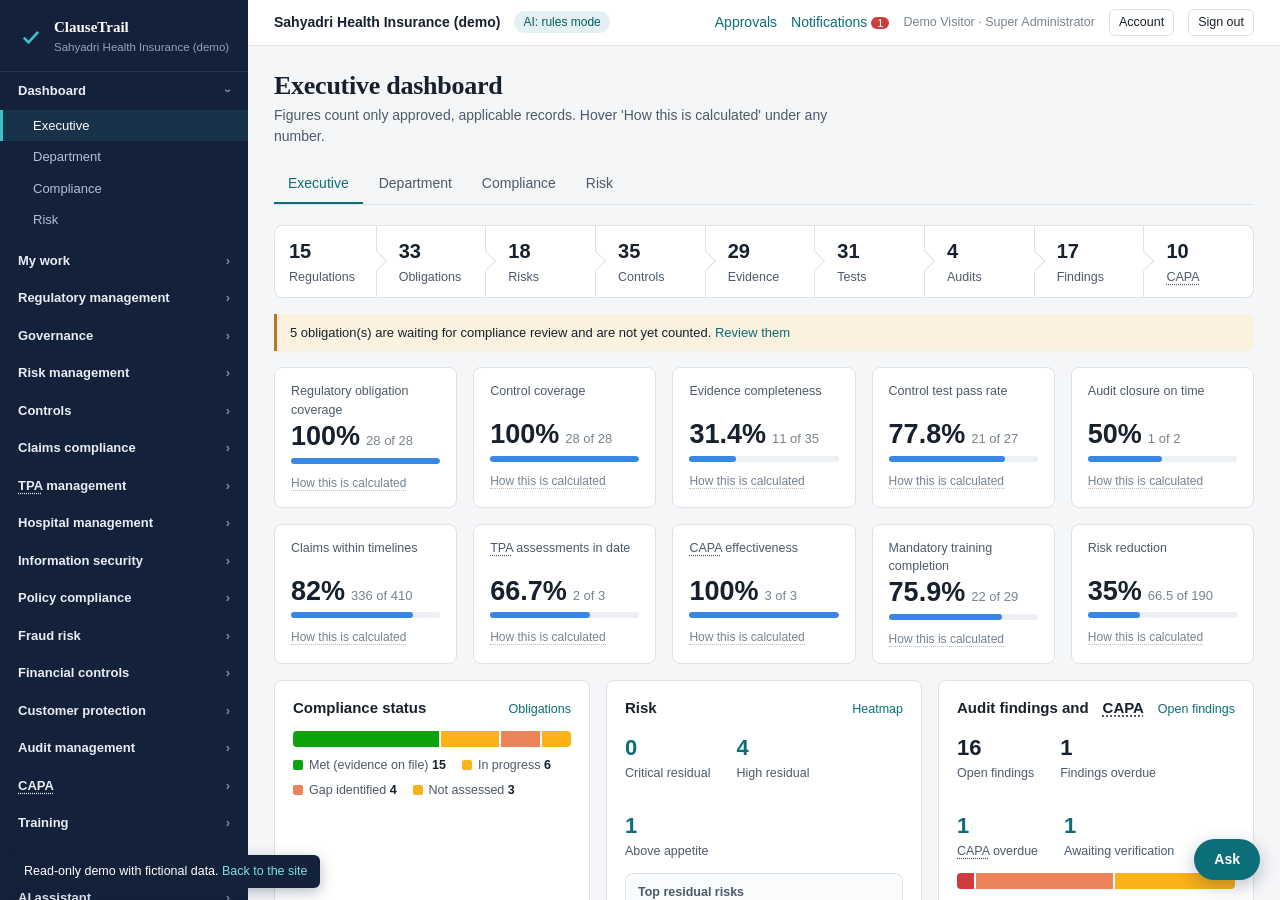
<file: demo/index.html>
<!doctype html>
<html lang="en">
<head>
<meta charset="utf-8">
<meta name="viewport" content="width=device-width, initial-scale=1">
<title>ClauseTrail: live demo</title>
<link rel="icon" href="static/favicon.svg">
<meta name="theme-color" content="#14213a">
<link rel="stylesheet" href="static/styles.css">
</head>
<body>
<div id="app"><p class="boot">Loading…</p></div>
<div id="tip" role="tooltip" hidden></div>
<div id="toasts" aria-live="polite"></div>
<script src="demo.js"></script>
<script src="static/ui.js"></script>
<script src="static/pages.js"></script>
<script src="static/studio.js"></script>
<script src="static/extras.js"></script>
<script src="static/main.js"></script>
</body>
</html>
</file>
<file: demo/static/styles.css>
/* ClauseTrail. Ink navy, register white, seal teal. System fonts only so it works with no internet access. */
:root {
  --ink: #14213a; --ink-2: #1d2f52; --paper: #f5f6f8; --surface: #ffffff; --line: #dde2e8; --line-2: #eceff3;
  --text: #17202e; --text-2: #4d5a6b; --muted: #77838f;
  --teal: #0b6e79; --teal-2: #095a63; --teal-soft: #e3f1f2; --saffron: #b7791f; --saffron-soft: #fbf1df;
  --good: #0ca30c; --warning: #fab219; --serious: #ec835a; --critical: #d03b3b;
  --good-ink: #0a6b0a; --warn-ink: #8a5a00; --serious-ink: #a8431c; --critical-ink: #a32424;
  --series-1: #2a78d6; --series-2: #eb6834; --seq-1: #cde2fb; --seq-2: #86b6ef; --seq-3: #3987e5; --seq-4: #1c5cab;
  --sans: "Segoe UI Variable", "Segoe UI", -apple-system, BlinkMacSystemFont, "Helvetica Neue", "Noto Sans", Arial, sans-serif;
  --serif: "Iowan Old Style", "Palatino Linotype", Palatino, "Book Antiqua", Georgia, serif;
  --r: 6px;
}
* { box-sizing: border-box; }
html, body { margin: 0; height: 100%; }
body { font: 14px/1.5 var(--sans); color: var(--text); background: var(--paper); }
h1, h2, h3 { margin: 0; font-weight: 600; }
h1 { font: 600 26px/1.2 var(--serif); letter-spacing: -0.01em; }
h2 { font-size: 15px; }
h3 { font-size: 13px; color: var(--text-2); }
a { color: var(--teal); text-decoration: none; }
a:hover { text-decoration: underline; }
button, input, select, textarea { font: inherit; color: inherit; }
:focus-visible { outline: 2px solid var(--teal); outline-offset: 2px; }
.boot { padding: 40px; color: var(--muted); }
.muted { color: var(--muted); } .small { font-size: 12.5px; } .right { text-align: right; } .nowrap { white-space: nowrap; }
.row { display: flex; gap: 10px; align-items: center; flex-wrap: wrap; } .grow { flex: 1; } .stack > * + * { margin-top: 14px; }

/* shell */
.shell { display: grid; grid-template-columns: 248px 1fr; height: 100vh; }
.side { background: var(--ink); color: #cfd8e6; overflow-y: auto; padding-bottom: 30px; }
.brand { padding: 18px 18px 14px; display: flex; gap: 10px; align-items: center; color: #fff; border-bottom: 1px solid rgba(255,255,255,.09); position: sticky; top: 0; background: var(--ink); z-index: 1; }
.brand img { width: 26px; height: 26px; } .brand b { font: 600 15px/1.2 var(--serif); display: block; } .brand span { font-size: 11.5px; color: #93a3bb; }
.nav-group > button { width: 100%; text-align: left; background: none; border: 0; color: #e8edf5; padding: 9px 18px; cursor: pointer; display: flex; justify-content: space-between; font-weight: 600; font-size: 13px; }
.nav-group > button:hover { background: rgba(255,255,255,.05); }
.nav-group > button .chev { color: #7f90aa; transition: transform .15s; } .nav-group.open > button .chev { transform: rotate(90deg); }
.nav-items { display: none; padding-bottom: 6px; } .nav-group.open .nav-items { display: block; }
.nav-items a { display: block; padding: 6px 18px 6px 30px; color: #b3c0d4; font-size: 13px; border-left: 3px solid transparent; }
.nav-items a:hover { color: #fff; text-decoration: none; background: rgba(255,255,255,.04); }
.nav-items a.on { color: #fff; border-left-color: #3fc1c9; background: rgba(63,193,201,.1); }
.main { display: flex; flex-direction: column; min-width: 0; height: 100vh; }
.top { background: var(--surface); border-bottom: 1px solid var(--line); padding: 9px 26px; display: flex; gap: 14px; align-items: center; }
.top .org { font-weight: 600; } .top .pill { font-size: 12px; padding: 2px 9px; border-radius: 20px; background: var(--teal-soft); color: var(--teal-2); }
.top .bell { position: relative; } .count { background: var(--critical); color: #fff; border-radius: 10px; font-size: 11px; padding: 0 6px; margin-left: 4px; }
.content { padding: 24px 26px 60px; overflow-y: auto; flex: 1; }
.page-head { display: flex; gap: 14px; align-items: flex-end; margin-bottom: 18px; flex-wrap: wrap; }
.page-head p { margin: 4px 0 0; color: var(--text-2); max-width: 78ch; }
.crumb { font-size: 12.5px; color: var(--muted); margin-bottom: 4px; }

/* controls */
.btn { border: 1px solid var(--line); background: var(--surface); padding: 6px 12px; border-radius: var(--r); cursor: pointer; font-weight: 500; white-space: nowrap; }
.btn:hover { border-color: #b9c2cd; background: #fafbfc; } .btn:disabled { opacity: .5; cursor: not-allowed; }
.btn.primary { background: var(--teal); border-color: var(--teal); color: #fff; } .btn.primary:hover { background: var(--teal-2); }
.btn.danger { color: var(--critical-ink); border-color: #e9c3c3; } .btn.ghost { border-color: transparent; background: none; color: var(--teal); } .btn.sm { padding: 3px 9px; font-size: 12.5px; }
input[type=text], input[type=search], input[type=email], input[type=password], input[type=number], input[type=date], input[type=datetime-local], select, textarea {
  border: 1px solid #c9d1da; border-radius: var(--r); padding: 6px 9px; background: #fff; width: 100%; }
textarea { min-height: 84px; resize: vertical; }
label.f { display: block; } label.f > span { display: block; font-size: 12.5px; font-weight: 600; color: var(--text-2); margin-bottom: 3px; } label.f .req { color: var(--critical); }
.form-grid { display: grid; grid-template-columns: repeat(2, minmax(0, 1fr)); gap: 12px 18px; } .form-grid .wide { grid-column: 1 / -1; }
.check { display: flex; gap: 8px; align-items: center; } .check input { width: auto; }
.multi { border: 1px solid #c9d1da; border-radius: var(--r); max-height: 150px; overflow: auto; padding: 4px 8px; background: #fff; }
.multi label { display: flex; gap: 7px; padding: 2px 0; font-size: 13px; } .multi input { width: auto; }

/* surfaces */
.card { background: var(--surface); border: 1px solid var(--line); border-radius: 8px; padding: 16px 18px; }
.card > h2 { margin-bottom: 12px; display: flex; justify-content: space-between; align-items: baseline; gap: 10px; } .card > h2 a, .card > h2 span { font-size: 12.5px; font-weight: 400; }
.grid { display: grid; gap: 16px; } .g2 { grid-template-columns: repeat(2, minmax(0, 1fr)); } .g3 { grid-template-columns: repeat(3, minmax(0, 1fr)); } .g4 { grid-template-columns: repeat(4, minmax(0, 1fr)); } .g5 { grid-template-columns: repeat(5, minmax(0, 1fr)); }
.span2 { grid-column: span 2; } .span3 { grid-column: span 3; }
.note { border-left: 3px solid var(--saffron); background: var(--saffron-soft); padding: 9px 13px; border-radius: 0 var(--r) var(--r) 0; font-size: 13px; }
.note.info { border-color: var(--teal); background: var(--teal-soft); } .note.bad { border-color: var(--critical); background: #fbeaea; }
.empty { padding: 34px 20px; text-align: center; color: var(--text-2); } .empty b { display: block; color: var(--text); margin-bottom: 4px; }

/* tables */
.table-wrap { overflow-x: auto; background: var(--surface); border: 1px solid var(--line); border-radius: 8px; }
table { border-collapse: collapse; width: 100%; }
th { text-align: left; font-size: 12.5px; color: var(--text-2); font-weight: 600; padding: 9px 12px; border-bottom: 1px solid var(--line); background: #fafbfc; white-space: nowrap; }
th.sort { cursor: pointer; } th.sort:hover { color: var(--teal); }
td { padding: 8px 12px; border-bottom: 1px solid var(--line-2); vertical-align: top; }
tr:last-child td { border-bottom: 0; } tbody tr.click { cursor: pointer; } tbody tr.click:hover { background: #f7fafb; }
td.num, th.num { text-align: right; font-variant-numeric: tabular-nums; } .code { color: var(--muted); font-size: 12.5px; white-space: nowrap; font-variant-numeric: tabular-nums; }
.clip { max-width: 300px; overflow: hidden; text-overflow: ellipsis; white-space: nowrap; }
.pager { display: flex; gap: 10px; align-items: center; justify-content: flex-end; padding: 10px 2px; color: var(--text-2); font-size: 13px; }

/* chips: a dot and a word, never colour alone */
.chip { display: inline-flex; align-items: center; gap: 6px; font-size: 12.5px; white-space: nowrap; }
.chip::before { content: ""; width: 8px; height: 8px; border-radius: 50%; background: #9aa5b1; flex: none; }
.chip.good::before { background: var(--good); } .chip.warn::before { background: var(--warning); } .chip.bad::before { background: var(--serious); } .chip.crit::before { background: var(--critical); border-radius: 2px; } .chip.info::before { background: var(--series-1); }
.tag { display: inline-block; font-size: 12px; padding: 1px 8px; border-radius: 10px; background: var(--line-2); color: var(--text-2); margin: 1px 3px 1px 0; }
.tag.link { background: var(--teal-soft); color: var(--teal-2); }

/* figures */
.kpi { padding: 14px 16px; } .kpi .name { font-size: 12.5px; color: var(--text-2); min-height: 36px; } .kpi .val { font: 600 27px/1.1 var(--sans); font-variant-numeric: tabular-nums; margin: 2px 0 6px; }
.kpi .val small { font-size: 13px; font-weight: 400; color: var(--muted); margin-left: 6px; } .kpi .how { font-size: 12px; color: var(--muted); cursor: help; border-bottom: 1px dotted #b6bfc9; }
.meter { height: 6px; background: var(--line-2); border-radius: 3px; overflow: hidden; } .meter i { display: block; height: 100%; background: var(--seq-3); border-radius: 0 3px 3px 0; }
.stat { display: flex; flex-direction: column; } .stat b { font-size: 22px; font-variant-numeric: tabular-nums; } .stat span { font-size: 12.5px; color: var(--text-2); }
.bars { display: grid; grid-template-columns: minmax(90px, 38%) 1fr auto; gap: 7px 10px; align-items: center; font-size: 13px; }
.bars .bar { height: 12px; background: var(--series-1); border-radius: 0 4px 4px 0; min-width: 2px; } .bars .v { font-variant-numeric: tabular-nums; color: var(--text-2); } .bars .l { overflow: hidden; text-overflow: ellipsis; white-space: nowrap; }
.seg { display: flex; height: 16px; gap: 2px; } .seg i { display: block; min-width: 3px; } .seg i:first-child { border-radius: 4px 0 0 4px; } .seg i:last-child { border-radius: 0 4px 4px 0; }
.legend { display: flex; gap: 6px 16px; flex-wrap: wrap; margin-top: 9px; font-size: 12.5px; color: var(--text-2); } .legend b { color: var(--text); font-weight: 600; font-variant-numeric: tabular-nums; }
.sw { display: inline-block; width: 10px; height: 10px; border-radius: 2px; margin-right: 6px; vertical-align: -1px; }
.t-good { background: var(--good); } .t-warn { background: var(--warning); } .t-bad { background: var(--serious); } .t-crit { background: var(--critical); } .t-neutral { background: #b8c1cc; } .t-info { background: var(--series-1); } .t-s2 { background: var(--series-2); }
#tip { position: fixed; z-index: 99; background: var(--ink); color: #fff; padding: 6px 10px; border-radius: 5px; font-size: 12.5px; max-width: 340px; pointer-events: none; white-space: pre-line; box-shadow: 0 4px 14px rgba(20,33,58,.25); }

/* lifecycle rail: the one signature element */
.rail { display: flex; align-items: stretch; overflow-x: auto; padding: 4px 0 2px; }
.rail a { flex: 1; min-width: 92px; padding: 10px 12px 10px 22px; background: var(--surface); border: 1px solid var(--line); border-left: 0; position: relative; color: var(--text); }
.rail a:first-child { border-left: 1px solid var(--line); border-radius: 8px 0 0 8px; padding-left: 14px; } .rail a:last-child { border-radius: 0 8px 8px 0; }
.rail a::after { content: ""; position: absolute; right: -8px; top: 50%; width: 14px; height: 14px; background: var(--surface); border-top: 1px solid var(--line); border-right: 1px solid var(--line); transform: translateY(-50%) rotate(45deg); z-index: 1; }
.rail a:last-child::after { display: none; } .rail a:hover { background: var(--teal-soft); text-decoration: none; } .rail a:hover::after { background: var(--teal-soft); }
.rail b { display: block; font-size: 20px; font-variant-numeric: tabular-nums; } .rail span { font-size: 12.5px; color: var(--text-2); }
.rail a.gap b { color: var(--critical-ink); }
.trace { display: grid; grid-auto-flow: column; grid-auto-columns: minmax(170px, 1fr); gap: 10px; overflow-x: auto; padding-bottom: 6px; }
.trace .col { background: var(--surface); border: 1px solid var(--line); border-radius: 8px; padding: 10px; } .trace .col.none { background: #fbfbfc; border-style: dashed; }
.trace h3 { margin-bottom: 8px; display: flex; justify-content: space-between; } .trace .it { display: block; padding: 6px 8px; border: 1px solid var(--line-2); border-radius: 5px; margin-bottom: 6px; font-size: 12.5px; color: var(--text); }
.trace .it:hover { border-color: var(--teal); text-decoration: none; }

/* heatmap */
.heat { display: grid; grid-template-columns: 26px repeat(5, 1fr); gap: 2px; max-width: 460px; } .heat .ax { font-size: 12px; color: var(--muted); display: flex; align-items: center; justify-content: center; }
.heat .cell { aspect-ratio: 1.25; display: flex; align-items: center; justify-content: center; font-weight: 600; border-radius: 3px; cursor: default; font-variant-numeric: tabular-nums; border: 0; }
.heat .cell.has { cursor: pointer; } .heat .b-low { background: #dff0df; color: var(--good-ink); } .heat .b-med { background: #fdecc2; color: var(--warn-ink); } .heat .b-high { background: #f8d2c2; color: var(--serious-ink); } .heat .b-crit { background: #eeb5b5; color: var(--critical-ink); }

/* detail */
.dl { display: grid; grid-template-columns: repeat(2, minmax(0, 1fr)); gap: 12px 26px; } .dl .wide { grid-column: 1 / -1; } .dl dt { font-size: 12.5px; color: var(--muted); } .dl dd { margin: 1px 0 0; white-space: pre-wrap; overflow-wrap: anywhere; }
.tabs { display: flex; gap: 2px; border-bottom: 1px solid var(--line); margin-bottom: 16px; } .tabs button { background: none; border: 0; padding: 8px 14px; cursor: pointer; border-bottom: 2px solid transparent; color: var(--text-2); font-weight: 500; }
.tabs button.on { color: var(--teal); border-bottom-color: var(--teal); }
.timeline { list-style: none; margin: 0; padding: 0; } .timeline li { padding: 8px 0 8px 18px; border-left: 2px solid var(--line); position: relative; font-size: 13px; }
.timeline li::before { content: ""; position: absolute; left: -6px; top: 13px; width: 10px; height: 10px; border-radius: 50%; background: #9aa5b1; border: 2px solid var(--surface); }
.timeline li.done::before { background: var(--good); } .timeline li.failed::before, .timeline li.rejected::before { background: var(--critical); } .timeline li.waiting::before { background: var(--warning); }

/* modal */
.overlay { position: fixed; inset: 0; background: rgba(20,33,58,.45); display: flex; align-items: flex-start; justify-content: center; padding: 5vh 16px; z-index: 50; overflow-y: auto; }
.modal { background: var(--surface); border-radius: 10px; width: min(760px, 100%); box-shadow: 0 20px 60px rgba(20,33,58,.3); } .modal.narrow { width: min(480px, 100%); }
.modal header { padding: 16px 20px; border-bottom: 1px solid var(--line); display: flex; justify-content: space-between; align-items: center; } .modal header h2 { font: 600 18px var(--serif); }
.modal .body { padding: 18px 20px; max-height: 68vh; overflow-y: auto; } .modal footer { padding: 12px 20px; border-top: 1px solid var(--line); display: flex; justify-content: flex-end; gap: 8px; }
#toasts { position: fixed; right: 18px; bottom: 18px; z-index: 100; display: flex; flex-direction: column; gap: 8px; }
.toast { background: var(--ink); color: #fff; padding: 10px 14px; border-radius: 6px; max-width: 420px; box-shadow: 0 6px 20px rgba(20,33,58,.3); } .toast.bad { background: var(--critical-ink); }

/* sign-in */
.gate { min-height: 100vh; display: grid; grid-template-columns: minmax(320px, 1fr) minmax(360px, 520px); }
.gate .pitch { background: var(--ink); color: #dfe6f1; padding: 9vh 6vw; display: flex; flex-direction: column; justify-content: center; }
.gate .pitch h1 { color: #fff; font-size: 34px; max-width: 16ch; } .gate .pitch p { max-width: 52ch; color: #a9b7cc; margin: 14px 0 26px; }
.gate .chain { display: flex; flex-wrap: wrap; gap: 6px 4px; font-size: 13px; color: #cfd8e6; max-width: 560px; } .gate .chain span::after { content: "→"; margin-left: 6px; color: #5d7191; } .gate .chain span:last-child::after { content: ""; }
.gate .panel { background: var(--surface); padding: 9vh 44px; display: flex; flex-direction: column; justify-content: center; } .gate .panel h2 { font: 600 22px var(--serif); margin-bottom: 4px; } .gate form { margin-top: 18px; }

/* automation studio */
.wf-card { display: grid; grid-template-columns: 1fr auto; gap: 4px 14px; } .wf-card p { margin: 0; color: var(--text-2); font-size: 13px; }
.switch { position: relative; width: 36px; height: 20px; border-radius: 10px; background: #c3ccd6; border: 0; cursor: pointer; flex: none; } .switch::after { content: ""; position: absolute; top: 2px; left: 2px; width: 16px; height: 16px; border-radius: 50%; background: #fff; transition: left .15s; }
.switch.on { background: var(--teal); } .switch.on::after { left: 18px; }
.studio { display: grid; grid-template-columns: minmax(0, 1fr) 340px; gap: 16px; align-items: start; }
.canvas { background-color: #eef1f5; background-image: radial-gradient(#cdd5df 1px, transparent 1px); background-size: 18px 18px; border: 1px solid var(--line); border-radius: 8px; padding: 26px 20px; overflow-x: auto; min-height: 320px; }
.flow { display: flex; align-items: center; } .flow.branch { align-items: stretch; flex-direction: column; gap: 14px; }
.node { background: var(--surface); border: 1.5px solid #c3ccd6; border-radius: 9px; padding: 9px 12px; width: 178px; flex: none; cursor: pointer; text-align: left; position: relative; }
.node:hover { border-color: var(--teal); } .node.sel { border-color: var(--teal); box-shadow: 0 0 0 3px rgba(11,110,121,.18); } .node.trigger { border-left: 5px solid var(--saffron); } .node.cond { border-left: 5px solid var(--series-1); }
.node small { display: block; color: var(--muted); font-size: 11.5px; } .node b { display: block; font-size: 13px; overflow: hidden; text-overflow: ellipsis; white-space: nowrap; } .node p { margin: 2px 0 0; font-size: 12px; color: var(--text-2); overflow: hidden; display: -webkit-box; -webkit-line-clamp: 2; -webkit-box-orient: vertical; }
.wire { width: 30px; height: 2px; background: #9aa7b6; flex: none; position: relative; } .wire.long { width: 14px; }
.add { width: 22px; height: 22px; border-radius: 50%; border: 1.5px solid #9aa7b6; background: var(--surface); color: var(--text-2); cursor: pointer; flex: none; line-height: 1; padding: 0; font-size: 15px; } .add:hover { border-color: var(--teal); color: var(--teal); }
.branch-row { display: flex; align-items: center; } .branch-row > em { font-style: normal; font-size: 11.5px; font-weight: 600; width: 34px; text-align: center; color: var(--text-2); flex: none; }
.branches { border-left: 2px solid #9aa7b6; padding-left: 0; display: flex; flex-direction: column; gap: 14px; }
.props { position: sticky; top: 0; } .props .stack > * + * { margin-top: 11px; }
.kv { display: grid; grid-template-columns: 1fr 1fr auto; gap: 6px; margin-bottom: 6px; } .cond-row { display: grid; grid-template-columns: 1fr 100px 1fr auto; gap: 6px; margin-bottom: 6px; }
.picker { display: grid; grid-template-columns: repeat(3, 1fr); gap: 8px; } .picker button { text-align: left; padding: 10px; border: 1px solid var(--line); border-radius: 7px; background: #fff; cursor: pointer; } .picker button:hover { border-color: var(--teal); } .picker b { display: block; } .picker span { font-size: 12px; color: var(--text-2); }
.agent { display: flex; flex-direction: column; gap: 8px; } .agent .id { font-size: 12px; color: var(--muted); }
.matrix td.yes { color: var(--good-ink); font-weight: 600; } .matrix td.no { color: #c0c8d1; }
pre.report { white-space: pre-wrap; font: 13px/1.55 var(--sans); background: #fafbfc; border: 1px solid var(--line-2); border-radius: 6px; padding: 14px; margin: 0; }
@media (max-width: 1100px) { .g4, .g5 { grid-template-columns: repeat(2, minmax(0, 1fr)); } .g3 { grid-template-columns: 1fr 1fr; } .studio { grid-template-columns: 1fr; } }
@media (max-width: 780px) {
  .shell { grid-template-columns: 1fr; height: auto; } .side { position: fixed; inset: 0 30% 0 0; z-index: 40; transform: translateX(-100%); transition: transform .2s; } .side.show { transform: none; }
  .main { height: auto; } .content { padding: 16px 14px 60px; } .g2, .g3, .g4, .g5, .form-grid, .dl { grid-template-columns: 1fr; } .span2, .span3 { grid-column: auto; }
  .gate { grid-template-columns: 1fr; } .gate .pitch { padding: 34px 24px; } .gate .panel { padding: 30px 24px; } .menu-btn { display: inline-block !important; }
}
.menu-btn { display: none; }
@media (prefers-reduced-motion: reduce) { * { transition: none !important; } }
@media print { .side, .top, .btn, .pager { display: none !important; } .shell { display: block; height: auto; } .main, .content { height: auto; overflow: visible; } }

.props .cond-row { grid-template-columns: 1fr 1fr; } .props .cond-row > :nth-child(3) { grid-column: 1; } .lbl { display: block; font-size: 12.5px; font-weight: 600; color: var(--text-2); margin-bottom: 4px; }
.trace .chip { white-space: normal; }
@media (max-width: 780px) { .top { flex-wrap: wrap; padding: 8px 14px; gap: 8px 12px; } .top .pill, .top > .muted { display: none; } .table-wrap table { min-width: 560px; } }
/* plain-language terms */
abbr.term { text-decoration: underline dotted; text-underline-offset: 3px; text-decoration-color: currentColor; cursor: help; }
.terms { margin-top: 8px; display: grid; gap: 6px; max-width: 86ch; }
.term-def { border-left: 3px solid var(--teal); padding: 2px 0 2px 11px; font-size: 13px; color: var(--text-2); } .term-def b { display: block; color: var(--text); font-weight: 600; }
.term-def span { display: -webkit-box; -webkit-line-clamp: 2; -webkit-box-orient: vertical; overflow: hidden; }
.term-list { display: grid; gap: 12px; } .term-row { display: grid; grid-template-columns: 170px 1fr; gap: 14px; } .term-row > b { font-weight: 600; } .term-row .full { font-weight: 600; color: var(--teal-2); } .term-row p { margin: 2px 0 0; color: var(--text-2); max-width: 78ch; }
/* at-a-glance strip, trends, review */
.glance { background: var(--surface); border: 1px solid var(--line); border-radius: 8px; margin-bottom: 12px; } .glance > summary { cursor: pointer; padding: 9px 16px; font-weight: 600; font-size: 13px; color: var(--text-2); }
.glance-body { display: grid; grid-template-columns: repeat(auto-fit, minmax(240px, 1fr)); gap: 18px 28px; padding: 4px 16px 16px; min-height: 40px; } .glance-body h3 { margin-bottom: 7px; }
h2.section { font: 600 17px var(--serif); margin: 26px 0 10px; }
.review-bars { display: grid; grid-template-columns: minmax(120px, 30%) 1fr auto; gap: 10px 12px; align-items: center; font-size: 13px; } .review-bars .v { color: var(--text-2); font-variant-numeric: tabular-nums; }
ol.enrol { padding-left: 20px; display: grid; gap: 14px; margin: 14px 0 0; } ol.enrol li b { display: block; } ol.enrol li span { color: var(--text-2); }
@media (max-width: 700px) { .term-row { grid-template-columns: 1fr; gap: 2px; } .review-bars { grid-template-columns: 1fr; } }
/* insight pages */
.pair-bars { display: grid; grid-template-columns: minmax(130px, 30%) 1fr auto; gap: 10px 12px; align-items: center; font-size: 13px; } .pair-bars .bar { display: block; height: 9px; min-width: 2px; border-radius: 0 4px 4px 0; } .pair-bars .bar + .bar { margin-top: 2px; } .pair-bars .v { color: var(--text-2); font-variant-numeric: tabular-nums; white-space: nowrap; }
.div-bars { display: grid; grid-template-columns: minmax(110px, 34%) 1fr auto; gap: 7px 10px; align-items: center; font-size: 13px; } .div-bars .l { overflow: hidden; text-overflow: ellipsis; white-space: nowrap; } .div-bars .v { font-variant-numeric: tabular-nums; color: var(--text-2); }
.div-bars .track { position: relative; height: 12px; background: linear-gradient(to right, transparent calc(50% - .5px), #9aa5b1 calc(50% - .5px), #9aa5b1 calc(50% + .5px), transparent calc(50% + .5px)); } .div-bars .track i { position: absolute; top: 0; height: 12px; }
.fw-list { display: grid; gap: 12px; max-width: 640px; } .fw h3 { font-size: 15px; color: var(--text); margin: 2px 0 6px; } .fw label.f { margin-top: 8px; } .fw .row { margin: 10px 0 4px; } .fw select, .fw textarea, .fw .btn { font-size: 16px; }
@media (max-width: 700px) { .pair-bars, .div-bars { grid-template-columns: 1fr; gap: 3px; } .pair-bars > :nth-child(3n), .div-bars > :nth-child(3n) { margin-bottom: 8px; } }
.fw-list { grid-template-columns: minmax(0, 1fr); } .fw .code { white-space: normal; } .fw h3 { overflow-wrap: anywhere; }
/* Ask ClauseTrail */
.ask-fab { position: fixed; right: 20px; bottom: 20px; z-index: 80; background: var(--teal); color: #fff; border: 0; border-radius: 22px; padding: 10px 20px; font-weight: 600; font-size: 14px; cursor: pointer; box-shadow: 0 6px 18px rgba(20,33,58,.28); } .ask-fab:hover { background: var(--teal-2); }
.ask-panel { position: fixed; right: 20px; bottom: 20px; z-index: 81; width: min(430px, calc(100vw - 24px)); height: min(620px, calc(100vh - 40px)); background: var(--surface); border: 1px solid var(--line); border-radius: 12px; box-shadow: 0 14px 40px rgba(20,33,58,.3); display: flex; flex-direction: column; overflow: hidden; } .ask-panel[hidden] { display: none; }
.ask-panel header { display: flex; align-items: center; gap: 8px; padding: 10px 12px 10px 14px; background: var(--ink); color: #fff; } .ask-panel header b { font: 600 15px var(--serif); } .ask-panel header .pill { font-size: 11.5px; padding: 1px 8px; border-radius: 20px; background: rgba(255,255,255,.14); color: #dfe6f1; } .ask-panel header .btn.ghost { color: #bfe9ec; }
.ask-log { flex: 1; overflow-y: auto; padding: 14px; display: flex; flex-direction: column; gap: 10px; background: var(--paper); }
.ask-msg { background: var(--surface); border: 1px solid var(--line); border-radius: 10px 10px 10px 2px; padding: 10px 12px; max-width: 94%; align-self: flex-start; font-size: 13.5px; } .ask-msg p { margin: 0; } .ask-msg.you { align-self: flex-end; background: var(--teal); border-color: var(--teal); color: #fff; border-radius: 10px 10px 2px 10px; }
.ask-chart { margin-top: 10px; } .ask-chart h3 { margin-bottom: 6px; } .ask-rows { margin: 8px 0 0; padding-left: 18px; } .ask-rows li { margin-bottom: 3px; } .ask-chips { display: flex; flex-wrap: wrap; gap: 6px; margin-top: 10px; } .ask-chips .btn { white-space: normal; text-align: left; }
.ask-status { padding: 0 14px; min-height: 18px; } .ask-form { display: flex; gap: 8px; padding: 8px 12px 12px; } .ask-form input { flex: 1; } .ask-mic.on { background: var(--critical); border-color: var(--critical); color: #fff; }
@media (max-width: 700px) { .ask-panel { right: 0; bottom: 0; width: 100vw; height: 100vh; border-radius: 0; } } @media print { .ask { display: none; } }

.demo-bar { position: fixed; left: 12px; bottom: 12px; z-index: 90; background: #14213a; color: #fff; padding: 7px 12px; border-radius: 6px; font-size: 12.5px; box-shadow: 0 4px 14px rgba(20,33,58,.3); }
.demo-bar a { color: #7fdde3; }
</file>
